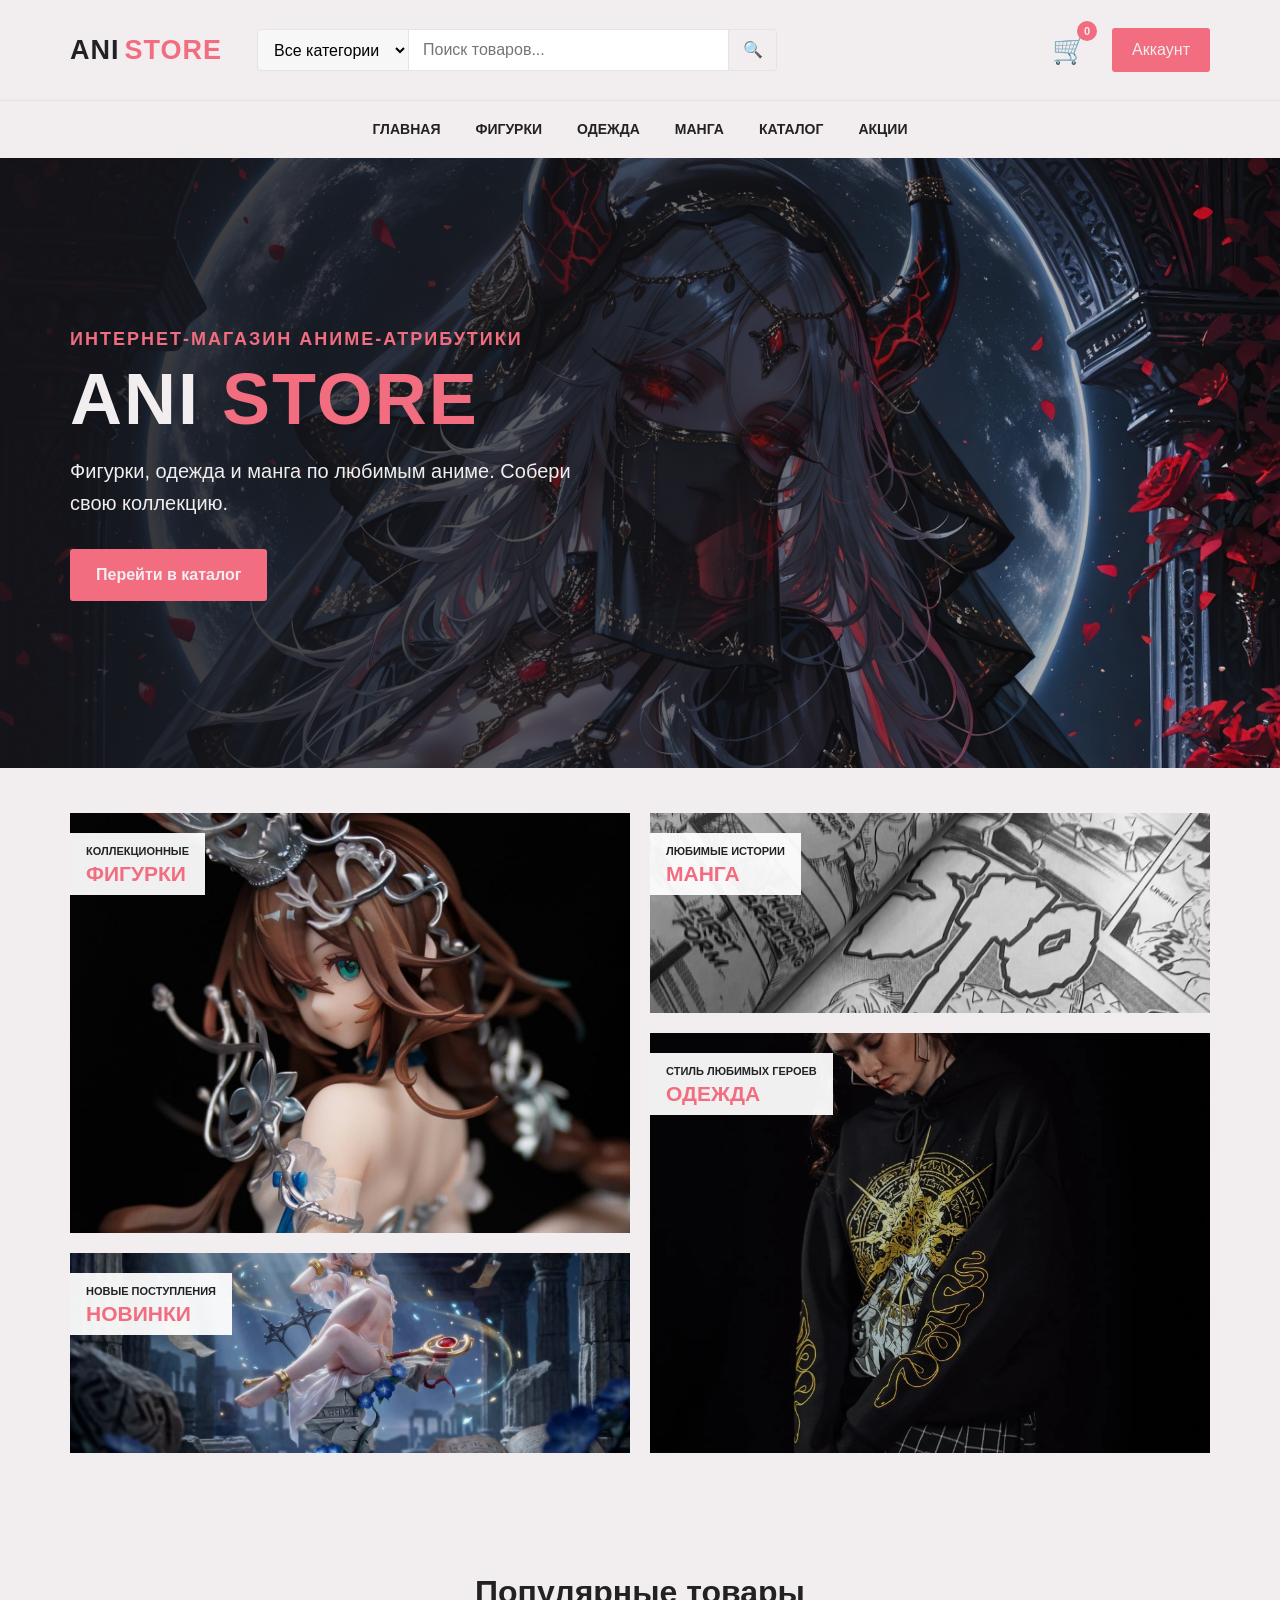
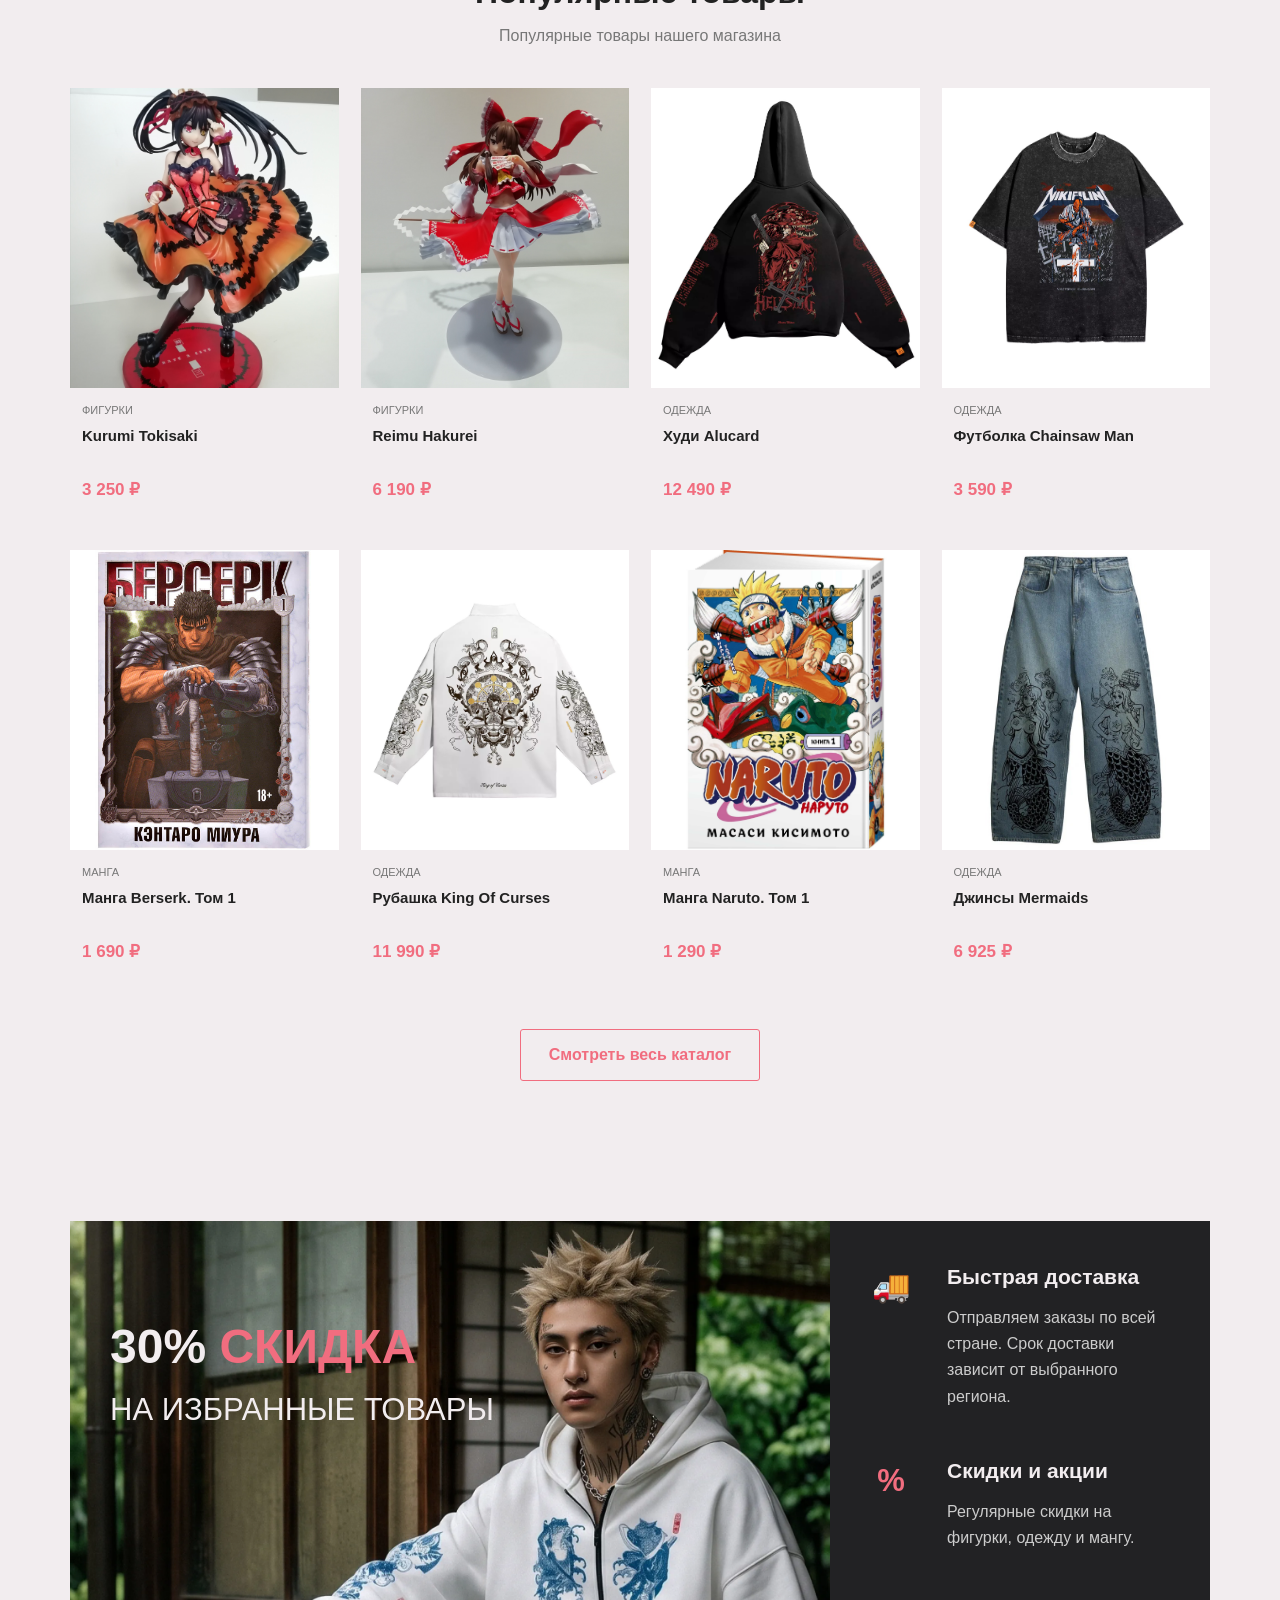
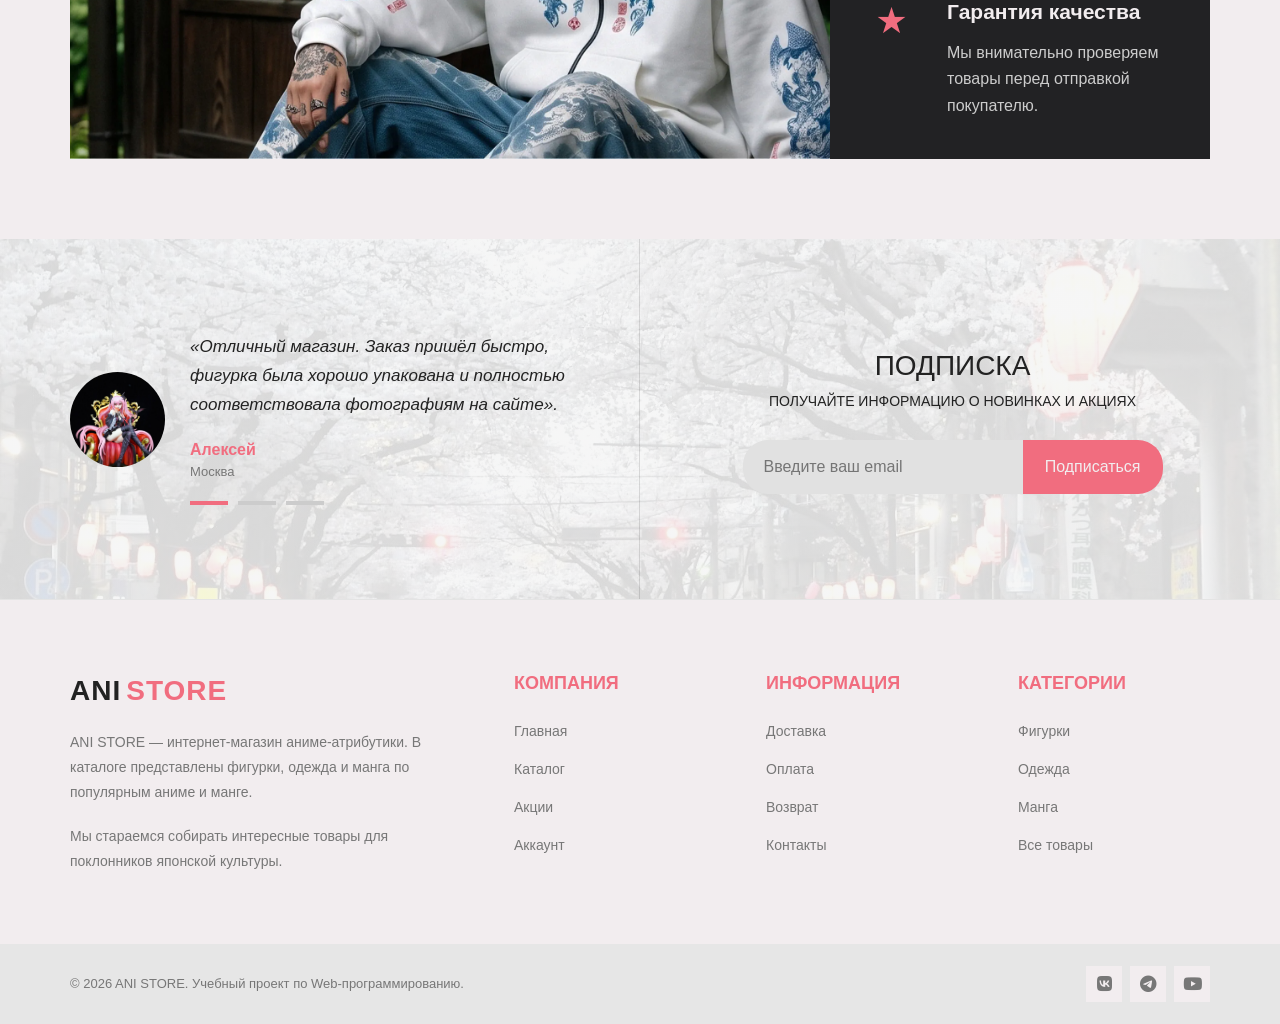
<file: index.html>
<!DOCTYPE html>
<html lang="ru">

<head>
  <meta charset="UTF-8">
  <meta name="viewport" content="width=device-width, initial-scale=1.0">

  <meta name="description"
        content="ANI STORE — интернет-магазин аниме-атрибутики. Фигурки, одежда и манга по популярным аниме и манге.">

  <meta name="robots"
        content="index, follow">

  <meta name="author"
        content="ANI STORE">

  <title>ANI STORE — Магазин аниме-атрибутики</title>


  <meta name="description"
        content="ANI STORE — интернет-магазин аниме-атрибутики: фигурки, одежда и манга.">

  <title>ANI STORE — Главная</title>

  <link rel="stylesheet" href="css/styles.css">

  <link rel="stylesheet"
        href="https://cdnjs.cloudflare.com/ajax/libs/font-awesome/6.7.2/css/all.min.css">

</head>

<body>

<header class="site-header">

  <div class="header-top">
    <div class="container header-top__inner">

      <a class="logo" href="index.html">
        <span class="logo__main">ANI</span>
        <span class="logo__accent">STORE</span>
      </a>


      <form class="search" action="#" method="get">

        <label class="visually-hidden" for="search">
          Поиск товаров
        </label>

        <select class="search__category"
                name="category"
                aria-label="Категория поиска">

          <option value="all">Все категории</option>
          <option value="figures">Фигурки</option>
          <option value="clothes">Одежда</option>
          <option value="manga">Манга</option>

        </select>

        <input class="search__input"
               type="search"
               id="search"
               name="search"
               placeholder="Поиск товаров..."
               minlength="2">

        <button class="search__button"
                type="submit"
                aria-label="Найти">
          &#128269;
        </button>

      </form>


      <div class="header-actions">

        <a class="cart-link"
           href="cart.html"
           aria-label="Корзина">

                    <span class="cart-link__icon">
                        &#128722;
                    </span>

          <span class="cart-link__count">0</span>

        </a>

        <a class="account-button"
           href="checkout.html">
          Аккаунт
        </a>

      </div>

    </div>
  </div>


  <nav class="main-nav" aria-label="Основное меню">
    <div class="container">

      <ul class="main-nav__list">

        <li>
          <a href="index.html">Главная</a>
        </li>

        <li>
          <a href="catalog.html#figures">Фигурки</a>
        </li>

        <li>
          <a href="catalog.html#clothes">Одежда</a>
        </li>

        <li>
          <a href="catalog.html#manga">Манга</a>
        </li>

        <li>
          <a href="catalog.html">Каталог</a>
        </li>

        <li>
          <a href="#sale">Акции</a>
        </li>

      </ul>

    </div>
  </nav>

</header>


<main>
  <!-- Главный баннер -->
  <section class="hero">

    <div class="container hero__inner">

      <div class="hero__content">

        <p class="hero__subtitle">
          Интернет-магазин аниме-атрибутики
        </p>

        <h1 class="hero__title">
          ANI <span>STORE</span>
        </h1>

        <p class="hero__description">
          Фигурки, одежда и манга по любимым аниме.
          Собери свою коллекцию.
        </p>

        <a class="hero__button"
           href="catalog.html">
          Перейти в каталог
        </a>

      </div>

    </div>

  </section>


  <!-- Категории -->
  <section class="promo-categories">

    <div class="container promo-grid">

      <!-- Левая колонка -->
      <div class="promo-column promo-column--left">

        <a class="promo-card promo-card--large"
           href="catalog.html?category=figures">

          <img src="img/promo/promo-figures.jpg"
               alt="Аниме-фигурки">

          <div class="promo-card__label">
            <span>Коллекционные</span>
            <strong>Фигурки</strong>
          </div>

        </a>


        <a class="promo-card promo-card--small"
           href="catalog.html">

          <img src="img/promo/promo-new.jpg"
               alt="Новинки магазина">

          <div class="promo-card__label">
            <span>Новые поступления</span>
            <strong>Новинки</strong>
          </div>

        </a>

      </div>


      <!-- Правая колонка -->
      <div class="promo-column promo-column--right">

        <a class="promo-card promo-card--small"
           href="catalog.html?category=manga">

          <img src="img/promo/promo-manga.jpg"
               alt="Манга">

          <div class="promo-card__label">
            <span>Любимые истории</span>
            <strong>Манга</strong>
          </div>

        </a>


        <a class="promo-card promo-card--large"
           href="catalog.html?category=clothes">

          <img src="img/promo/promo-clothes.webp"
               alt="Аниме-одежда">

          <div class="promo-card__label">
            <span>Стиль любимых героев</span>
            <strong>Одежда</strong>
          </div>

        </a>

      </div>

    </div>

  </section>

</main>
<section class="featured-products">

  <div class="container">

    <h2 class="section-title">
      Популярные товары
    </h2>

    <p class="section-subtitle">
      Популярные товары нашего магазина
    </p>

    <div class="products-grid"
         id="featured-products">

      <!-- Карточки создаёт JavaScript -->

    </div>


    <div class="featured-products__footer">

      <a class="catalog-button"
         href="catalog.html">
        Смотреть весь каталог
      </a>

    </div>

  </div>

</section>

<!-- Акция и преимущества магазина -->
<section class="offer-section" id="sale">

  <div class="container">

    <div class="offer">

      <!-- Левая часть -->
      <div class="offer__banner">

        <img src="img/promo/promo-sale.webp"
             alt="Специальное предложение ANI STORE">

        <div class="offer__text">
          <p>
            <strong>30%</strong>
            <span>скидка</span>
          </p>

          <h2>На избранные товары</h2>
        </div>

      </div>


      <!-- Правая часть -->
      <div class="offer__benefits">

        <article class="benefit">

          <div class="benefit__icon">
            🚚
          </div>

          <div>
            <h3>Быстрая доставка</h3>

            <p>
              Отправляем заказы по всей стране.
              Срок доставки зависит от выбранного региона.
            </p>
          </div>

        </article>


        <article class="benefit">

          <div class="benefit__icon">
            %
          </div>

          <div>
            <h3>Скидки и акции</h3>

            <p>
              Регулярные скидки на фигурки,
              одежду и мангу.
            </p>
          </div>

        </article>


        <article class="benefit">

          <div class="benefit__icon">
            ★
          </div>

          <div>
            <h3>Гарантия качества</h3>

            <p>
              Мы внимательно проверяем товары
              перед отправкой покупателю.
            </p>
          </div>

        </article>

      </div>

    </div>

  </div>

</section>


<!-- Отзыв и подписка -->
<section class="subscribe-section">

  <div class="subscribe-section__background"></div>

  <div class="container subscribe-section__inner">

    <!-- Отзыв -->
    <div class="testimonial">

      <img class="testimonial__photo"
           src="img/common/customer.jpg"
           alt="Покупатель ANI STORE">

      <div class="testimonial__content">

        <blockquote>
          «Отличный магазин. Заказ пришёл быстро,
          фигурка была хорошо упакована и полностью
          соответствовала фотографиям на сайте».
        </blockquote>

        <p class="testimonial__author">
          <strong>Алексей</strong>
          <span>Москва</span>
        </p>

        <div class="testimonial__dots"
             aria-label="Переключение отзывов">

          <button type="button"
                  class="testimonial__dot is-active"
                  aria-label="Отзыв 1"></button>

          <button type="button"
                  class="testimonial__dot"
                  aria-label="Отзыв 2"></button>

          <button type="button"
                  class="testimonial__dot"
                  aria-label="Отзыв 3"></button>

        </div>

      </div>

    </div>


    <!-- Подписка -->
    <div class="newsletter">

      <h2>Подписка</h2>

      <p>
        Получайте информацию о новинках и акциях
      </p>

      <form class="newsletter__form"
            action="#"
            method="post">

        <label class="visually-hidden"
               for="newsletter-email">
          Email
        </label>

        <input type="email"
               id="newsletter-email"
               name="email"
               placeholder="Введите ваш email"
               required>

        <button type="submit">
          Подписаться
        </button>

      </form>

    </div>

  </div>

</section>


<footer class="site-footer">

  <div class="footer-main">

    <div class="container footer-grid">

      <!-- О магазине -->
      <div class="footer-about">

        <a class="logo footer-logo"
           href="index.html">

          <span class="logo__main">ANI</span>
          <span class="logo__accent">STORE</span>

        </a>

        <p>
          ANI STORE — интернет-магазин аниме-атрибутики.
          В каталоге представлены фигурки, одежда и манга
          по популярным аниме и манге.
        </p>

        <p>
          Мы стараемся собирать интересные товары
          для поклонников японской культуры.
        </p>

      </div>


      <!-- Компания -->
      <nav class="footer-column"
           aria-label="Компания">

        <h2>Компания</h2>

        <ul>
          <li>
            <a href="index.html">Главная</a>
          </li>

          <li>
            <a href="catalog.html">Каталог</a>
          </li>

          <li>
            <a href="#sale">Акции</a>
          </li>

          <li>
            <a href="checkout.html">Аккаунт</a>
          </li>
        </ul>

      </nav>


      <!-- Информация -->
      <nav class="footer-column"
           aria-label="Информация">

        <h2>Информация</h2>

        <ul>
          <li>
            <a href="#">Доставка</a>
          </li>

          <li>
            <a href="#">Оплата</a>
          </li>

          <li>
            <a href="#">Возврат</a>
          </li>

          <li>
            <a href="#">Контакты</a>
          </li>
        </ul>

      </nav>


      <!-- Категории -->
      <nav class="footer-column"
           aria-label="Категории">

        <h2>Категории</h2>

        <ul>
          <li>
            <a href="catalog.html?category=figures">
              Фигурки
            </a>
          </li>

          <li>
            <a href="catalog.html?category=clothes">
              Одежда
            </a>
          </li>

          <li>
            <a href="catalog.html?category=manga">
              Манга
            </a>
          </li>

          <li>
            <a href="catalog.html">
              Все товары
            </a>
          </li>
        </ul>

      </nav>

    </div>

  </div>


  <!-- Нижняя часть -->

  <div class="footer-bottom">

    <div class="container footer-bottom__inner">

      <p>
        © 2026 ANI STORE. Учебный проект по Web-программированию.
      </p>

      <div class="footer-socials">

        <a href="#"
           aria-label="VK">
          <i class="fa-brands fa-vk"></i>
        </a>

        <a href="#"
           aria-label="Telegram">
          <i class="fa-brands fa-telegram"></i>
        </a>

        <a href="#"
           aria-label="YouTube">
          <i class="fa-brands fa-youtube"></i>
        </a>

      </div>

    </div>

  </div>

</footer>


<script src="js/products.js"></script>
<script src="js/main.js"></script>

</body>

</html>
</file>
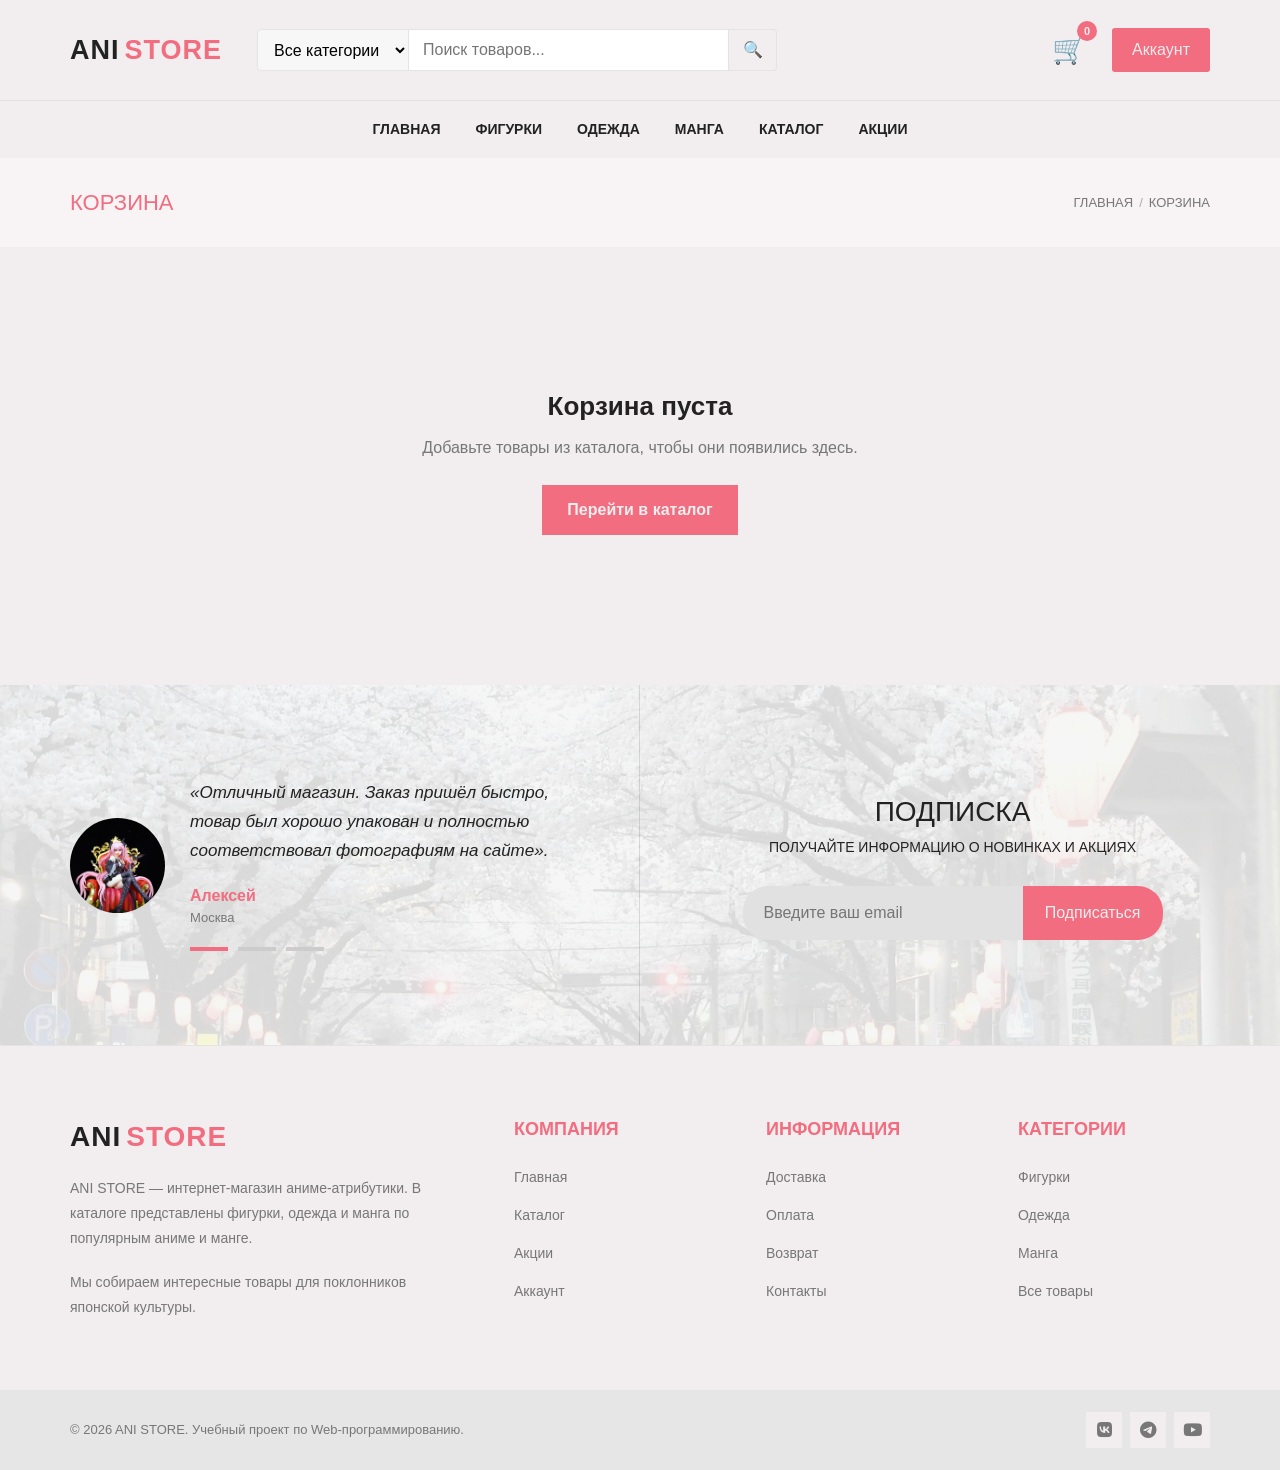
<file: cart.html>
<!DOCTYPE html>
<html lang="ru">

<head>
    <meta charset="UTF-8">

    <meta name="viewport"
          content="width=device-width, initial-scale=1.0">

    <meta name="description"
          content="Корзина интернет-магазина аниме-атрибутики ANI STORE.">

    <meta name="robots"
          content="index, follow">

    <meta name="author"
          content="ANI STORE">

    <title>Корзина — ANI STORE</title>


    <meta name="description"
          content="Корзина интернет-магазина ANI STORE.">

    <title>ANI STORE — Корзина</title>

    <link rel="stylesheet"
          href="css/styles.css">

    <link rel="stylesheet"
          href="https://cdnjs.cloudflare.com/ajax/libs/font-awesome/6.7.2/css/all.min.css">

</head>


<body>


<!-- ===================================================== -->
<!-- ШАПКА -->
<!-- Общая для всех страниц -->
<!-- ===================================================== -->

<header class="site-header">

    <div class="header-top">

        <div class="container header-top__inner">


            <!-- Логотип -->

            <a class="logo"
               href="index.html">

                <span class="logo__main">ANI</span>
                <span class="logo__accent">STORE</span>

            </a>


            <!-- Поиск -->

            <form class="search"
                  action="catalog.html"
                  method="get">

                <label class="visually-hidden"
                       for="header-search">
                    Поиск товаров
                </label>


                <select class="search__category"
                        name="category"
                        aria-label="Категория поиска">

                    <option value="all">
                        Все категории
                    </option>

                    <option value="figures">
                        Фигурки
                    </option>

                    <option value="clothes">
                        Одежда
                    </option>

                    <option value="manga">
                        Манга
                    </option>

                </select>


                <input class="search__input"
                       type="search"
                       id="header-search"
                       name="search"
                       placeholder="Поиск товаров..."
                       minlength="2">


                <button class="search__button"
                        type="submit"
                        aria-label="Найти">
                    &#128269;
                </button>

            </form>


            <!-- Корзина и аккаунт -->

            <div class="header-actions">

                <a class="cart-link"
                   href="cart.html"
                   aria-label="Корзина">

                    <span class="cart-link__icon">
                        &#128722;
                    </span>

                    <span class="cart-link__count">
                        0
                    </span>

                </a>


                <a class="account-button"
                   href="checkout.html">
                    Аккаунт
                </a>

            </div>

        </div>

    </div>


    <!-- ================================================= -->
    <!-- ГЛАВНОЕ МЕНЮ -->
    <!-- ================================================= -->

    <nav class="main-nav"
         aria-label="Основное меню">

        <div class="container">

            <ul class="main-nav__list">

                <li>
                    <a href="index.html">
                        Главная
                    </a>
                </li>

                <li>
                    <a href="catalog.html?category=figures">
                        Фигурки
                    </a>
                </li>

                <li>
                    <a href="catalog.html?category=clothes">
                        Одежда
                    </a>
                </li>

                <li>
                    <a href="catalog.html?category=manga">
                        Манга
                    </a>
                </li>

                <li>
                    <a href="catalog.html">
                        Каталог
                    </a>
                </li>

                <li>
                    <a href="index.html#sale">
                        Акции
                    </a>
                </li>

            </ul>

        </div>

    </nav>

</header>



<!-- ===================================================== -->
<!-- ОСНОВНАЯ ЧАСТЬ -->
<!-- ===================================================== -->

<main>


    <!-- ================================================= -->
    <!-- ВЕРХ СТРАНИЦЫ -->
    <!-- ================================================= -->

    <section class="cart-page-header">

        <div class="container cart-page-header__inner">

            <h1>
                Корзина
            </h1>


            <p class="breadcrumbs">

                <a href="index.html">
                    Главная
                </a>

                <span>/</span>

                Корзина

            </p>

        </div>

    </section>



    <!-- ================================================= -->
    <!-- КОРЗИНА -->
    <!-- ================================================= -->

    <section class="cart-page">

        <div class="container">


            <!-- ========================================= -->
            <!-- ТАБЛИЦА ТОВАРОВ -->
            <!-- ========================================= -->

            <div class="cart-table-wrapper">

                <table class="cart-table">

                    <thead>

                    <tr>

                        <th class="cart-table__product">
                            Товар
                        </th>

                        <th>
                            Цена
                        </th>

                        <th>
                            Количество
                        </th>

                        <th>
                            Доставка
                        </th>

                        <th>
                            Сумма
                        </th>

                        <th>
                            Удалить
                        </th>

                    </tr>

                    </thead>


                    <tbody id="cart-items">

                    <!--
                    Товары из корзины
                    создаёт JavaScript
                    -->

                    </tbody>

                </table>

            </div>



            <!-- Если корзина пустая -->

            <div class="cart-empty"
                 id="cart-empty"
                 hidden>

                <h2>
                    Корзина пуста
                </h2>

                <p>
                    Добавьте товары из каталога,
                    чтобы они появились здесь.
                </p>

                <a href="catalog.html"
                   class="cart-empty__button">

                    Перейти в каталог

                </a>

            </div>



            <!-- ========================================= -->
            <!-- КНОПКИ ПОД ТАБЛИЦЕЙ -->
            <!-- ========================================= -->

            <div class="cart-actions">

                <button class="cart-action-button"
                        id="cart-clear"
                        type="button">

                    Очистить корзину

                </button>


                <a class="cart-action-button"
                   href="catalog.html">

                    Продолжить покупки

                </a>

            </div>



            <!-- ========================================= -->
            <!-- НИЖНЯЯ ЧАСТЬ КОРЗИНЫ -->
            <!-- ========================================= -->

            <div class="cart-summary-grid">


                <!-- ===================================== -->
                <!-- ДОСТАВКА -->
                <!-- ===================================== -->

                <section class="cart-summary-block">

                    <h2>
                        Доставка
                    </h2>


                    <form class="shipping-form"
                          action="#">

                        <label class="visually-hidden"
                               for="shipping-city">
                            Город
                        </label>

                        <input id="shipping-city"
                               type="text"
                               placeholder="Город"
                               required>


                        <label class="visually-hidden"
                               for="shipping-region">
                            Регион
                        </label>

                        <input id="shipping-region"
                               type="text"
                               placeholder="Регион">


                        <label class="visually-hidden"
                               for="shipping-postcode">
                            Почтовый индекс
                        </label>

                        <input id="shipping-postcode"
                               type="text"
                               placeholder="Почтовый индекс"
                               pattern="[0-9]{5,6}">


                        <button type="submit">
                            Рассчитать доставку
                        </button>

                    </form>

                </section>



                <!-- ===================================== -->
                <!-- ПРОМОКОД -->
                <!-- ===================================== -->

                <section class="cart-summary-block">

                    <h2>
                        Промокод
                    </h2>

                    <p>
                        Введите промокод, если он у вас есть.
                    </p>


                    <form class="coupon-form"
                          id="coupon-form">

                        <label class="visually-hidden"
                               for="coupon-code">
                            Промокод
                        </label>


                        <input id="coupon-code"
                               type="text"
                               placeholder="Промокод">


                        <button type="submit">
                            Применить
                        </button>

                    </form>


                    <p class="coupon-message"
                       id="coupon-message">
                    </p>

                </section>



                <!-- ===================================== -->
                <!-- ИТОГО -->
                <!-- ===================================== -->

                <section class="cart-total">

                    <div class="cart-total__row">

                        <span>
                            Стоимость товаров
                        </span>

                        <span id="cart-subtotal">
                            0 ₽
                        </span>

                    </div>


                    <div class="cart-total__row">

                        <span>
                            Скидка
                        </span>

                        <span id="cart-discount">
                            0 ₽
                        </span>

                    </div>


                    <div class="cart-total__row cart-total__row--grand">

                        <strong>
                            Итого
                        </strong>

                        <strong id="cart-total">
                            0 ₽
                        </strong>

                    </div>


                    <a class="cart-checkout-button"
                       id="cart-checkout"
                       href="checkout.html">

                        Перейти к оформлению

                    </a>

                </section>

            </div>

        </div>

    </section>

</main>



<!-- ===================================================== -->
<!-- ОТЗЫВ + ПОДПИСКА -->
<!-- Общий блок -->
<!-- ===================================================== -->

<section class="subscribe-section">

    <div class="subscribe-section__background"></div>


    <div class="container subscribe-section__inner">


        <!-- Отзыв -->

        <div class="testimonial">

            <img class="testimonial__photo"
                 src="img/common/customer.jpg"
                 alt="Покупатель ANI STORE">


            <div class="testimonial__content">

                <blockquote>
                    «Отличный магазин. Заказ пришёл быстро,
                    товар был хорошо упакован и полностью
                    соответствовал фотографиям на сайте».
                </blockquote>


                <p class="testimonial__author">

                    <strong>
                        Алексей
                    </strong>

                    <span>
                        Москва
                    </span>

                </p>


                <div class="testimonial__dots"
                     aria-label="Переключение отзывов">

                    <button type="button"
                            class="testimonial__dot is-active"
                            aria-label="Отзыв 1">
                    </button>

                    <button type="button"
                            class="testimonial__dot"
                            aria-label="Отзыв 2">
                    </button>

                    <button type="button"
                            class="testimonial__dot"
                            aria-label="Отзыв 3">
                    </button>

                </div>

            </div>

        </div>



        <!-- Подписка -->

        <div class="newsletter">

            <h2>
                Подписка
            </h2>

            <p>
                Получайте информацию о новинках и акциях
            </p>


            <form class="newsletter__form"
                  action="#"
                  method="post">

                <label class="visually-hidden"
                       for="cart-newsletter-email">
                    Email
                </label>


                <input type="email"
                       id="cart-newsletter-email"
                       name="email"
                       placeholder="Введите ваш email"
                       required>


                <button type="submit">
                    Подписаться
                </button>

            </form>

        </div>

    </div>

</section>



<!-- ===================================================== -->
<!-- FOOTER -->
<!-- Общий для всех страниц -->
<!-- ===================================================== -->

<footer class="site-footer">


    <div class="footer-main">

        <div class="container footer-grid">


            <!-- О магазине -->

            <div class="footer-about">

                <a class="logo footer-logo"
                   href="index.html">

                    <span class="logo__main">
                        ANI
                    </span>

                    <span class="logo__accent">
                        STORE
                    </span>

                </a>


                <p>
                    ANI STORE — интернет-магазин аниме-атрибутики.
                    В каталоге представлены фигурки, одежда и манга
                    по популярным аниме и манге.
                </p>


                <p>
                    Мы собираем интересные товары
                    для поклонников японской культуры.
                </p>

            </div>



            <!-- Компания -->

            <nav class="footer-column"
                 aria-label="Компания">

                <h2>
                    Компания
                </h2>

                <ul>

                    <li>
                        <a href="index.html">
                            Главная
                        </a>
                    </li>

                    <li>
                        <a href="catalog.html">
                            Каталог
                        </a>
                    </li>

                    <li>
                        <a href="index.html#sale">
                            Акции
                        </a>
                    </li>

                    <li>
                        <a href="checkout.html">
                            Аккаунт
                        </a>
                    </li>

                </ul>

            </nav>



            <!-- Информация -->

            <nav class="footer-column"
                 aria-label="Информация">

                <h2>
                    Информация
                </h2>

                <ul>

                    <li>
                        <a href="#">
                            Доставка
                        </a>
                    </li>

                    <li>
                        <a href="#">
                            Оплата
                        </a>
                    </li>

                    <li>
                        <a href="#">
                            Возврат
                        </a>
                    </li>

                    <li>
                        <a href="#">
                            Контакты
                        </a>
                    </li>

                </ul>

            </nav>



            <!-- Категории -->

            <nav class="footer-column"
                 aria-label="Категории">

                <h2>
                    Категории
                </h2>

                <ul>

                    <li>
                        <a href="catalog.html?category=figures">
                            Фигурки
                        </a>
                    </li>

                    <li>
                        <a href="catalog.html?category=clothes">
                            Одежда
                        </a>
                    </li>

                    <li>
                        <a href="catalog.html?category=manga">
                            Манга
                        </a>
                    </li>

                    <li>
                        <a href="catalog.html">
                            Все товары
                        </a>
                    </li>

                </ul>

            </nav>

        </div>

    </div>



    <!-- Нижняя часть Footer -->

    <div class="footer-bottom">

        <div class="container footer-bottom__inner">

            <p>
                © 2026 ANI STORE.
                Учебный проект по Web-программированию.
            </p>


            <div class="footer-socials">

                <a href="#"
                   aria-label="VK">
                    <i class="fa-brands fa-vk"></i>
                </a>

                <a href="#"
                   aria-label="Telegram">
                    <i class="fa-brands fa-telegram"></i>
                </a>

                <a href="#"
                   aria-label="YouTube">
                    <i class="fa-brands fa-youtube"></i>
                </a>

            </div>

        </div>

    </div>

</footer>



<!-- ===================================================== -->
<!-- JAVASCRIPT -->
<!-- ===================================================== -->

<script src="js/products.js"></script>
<script src="js/main.js"></script>
<script src="js/cart.js"></script>


</body>

</html>
</file>
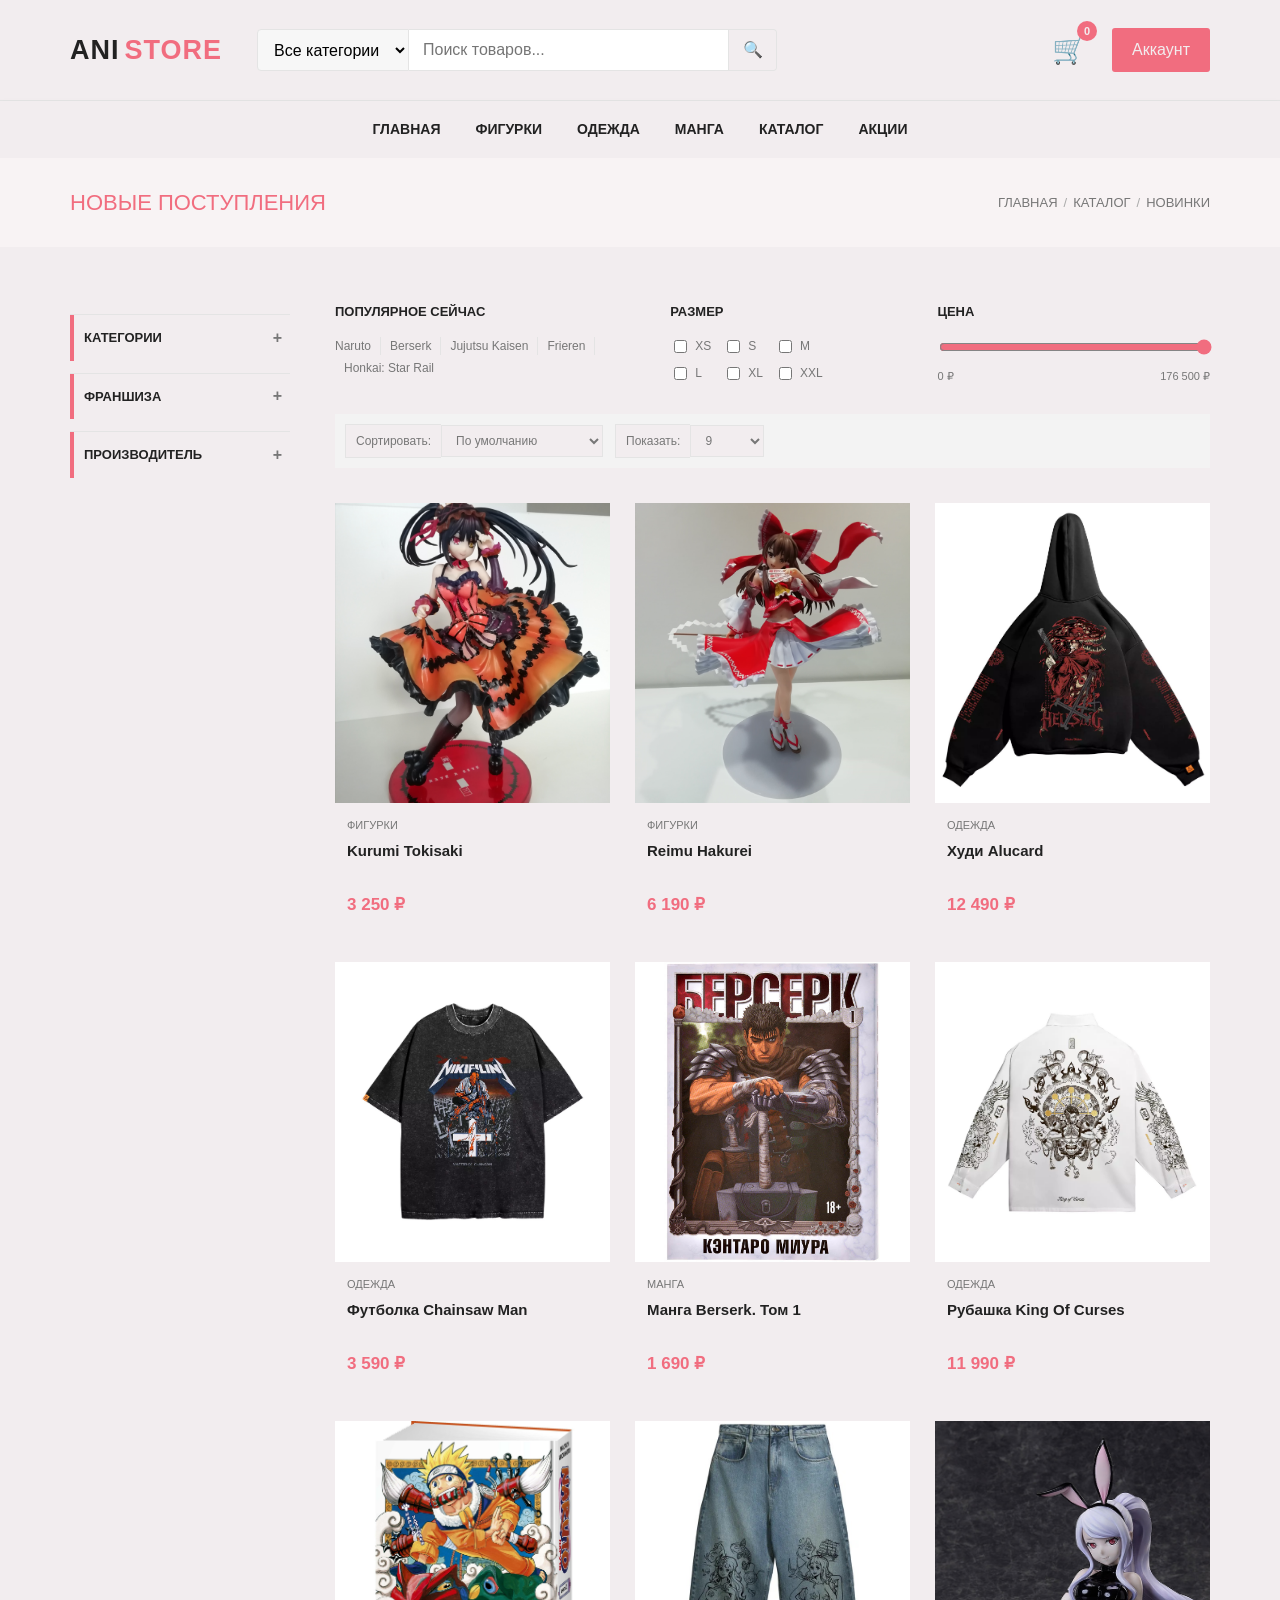
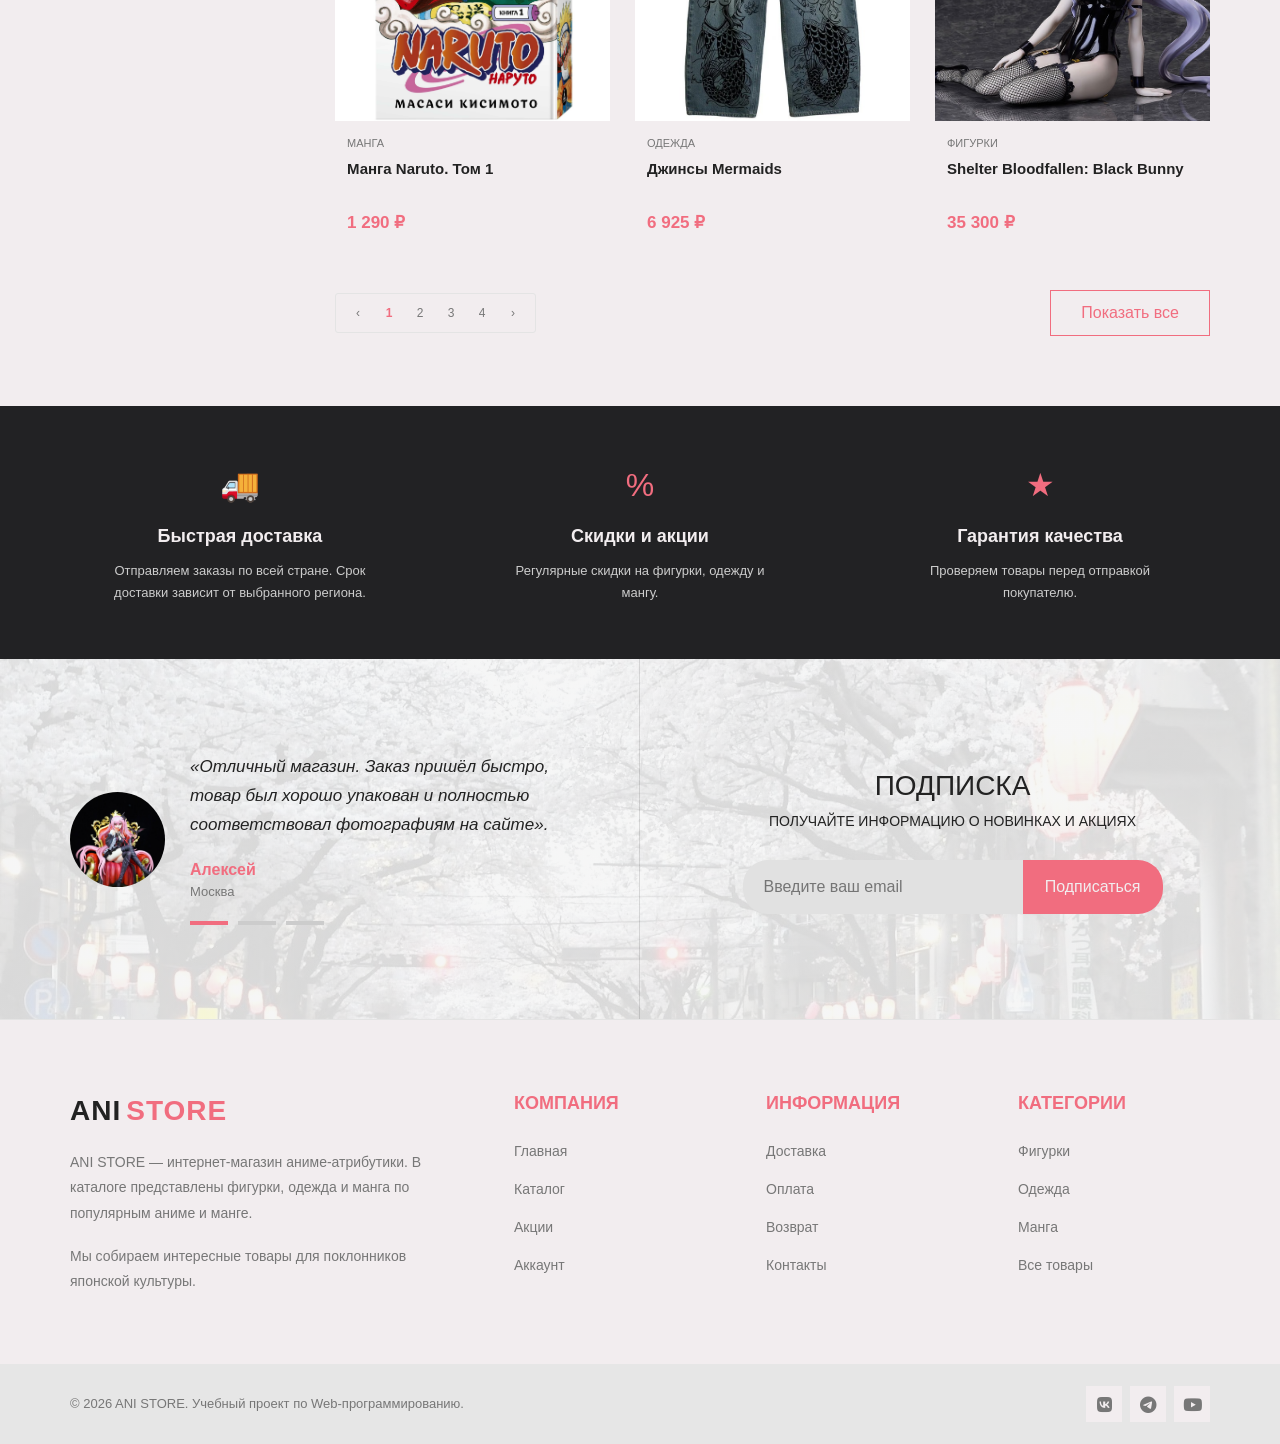
<file: catalog.html>
<!DOCTYPE html>
<html lang="ru">

<head>
    <meta charset="UTF-8">

    <meta name="viewport"
          content="width=device-width, initial-scale=1.0">

    <meta name="description"
          content="Каталог ANI STORE: коллекционные фигурки, одежда и манга по популярным аниме.">

    <meta name="robots"
          content="index, follow">

    <meta name="author"
          content="ANI STORE">

    <title>Каталог — ANI STORE</title>


    <meta name="description"
          content="Каталог ANI STORE: аниме-фигурки, одежда и манга.">

    <title>ANI STORE — Каталог</title>

    <link rel="stylesheet"
          href="css/styles.css">

    <link rel="stylesheet"
          href="https://cdnjs.cloudflare.com/ajax/libs/font-awesome/6.7.2/css/all.min.css">

</head>


<body>


<!-- ===================================================== -->
<!-- ШАПКА -->
<!-- ===================================================== -->

<header class="site-header">


    <!-- Верхняя часть шапки -->

    <div class="header-top">

        <div class="container header-top__inner">


            <!-- Логотип -->

            <a class="logo"
               href="index.html">

                <span class="logo__main">
                    ANI
                </span>

                <span class="logo__accent">
                    STORE
                </span>

            </a>


            <!-- Поиск -->

            <form class="search"
                  action="catalog.html"
                  method="get">

                <label class="visually-hidden"
                       for="header-search">
                    Поиск товаров
                </label>


                <select class="search__category"
                        name="category"
                        aria-label="Категория поиска">

                    <option value="all">
                        Все категории
                    </option>

                    <option value="figures">
                        Фигурки
                    </option>

                    <option value="clothes">
                        Одежда
                    </option>

                    <option value="manga">
                        Манга
                    </option>

                </select>


                <input class="search__input"
                       type="search"
                       id="header-search"
                       name="search"
                       placeholder="Поиск товаров..."
                       minlength="2">


                <button class="search__button"
                        type="submit"
                        aria-label="Найти">

                    &#128269;

                </button>

            </form>


            <!-- Корзина и аккаунт -->

            <div class="header-actions">

                <a class="cart-link"
                   href="cart.html"
                   aria-label="Корзина">

                    <span class="cart-link__icon">
                        &#128722;
                    </span>

                    <span class="cart-link__count">
                        0
                    </span>

                </a>


                <a class="account-button"
                   href="checkout.html">

                    Аккаунт

                </a>

            </div>

        </div>

    </div>


    <!-- ================================================= -->
    <!-- ГЛАВНОЕ МЕНЮ -->
    <!-- ================================================= -->

    <nav class="main-nav"
         aria-label="Основное меню">

        <div class="container">

            <ul class="main-nav__list">

                <li>
                    <a href="index.html">
                        Главная
                    </a>
                </li>

                <li>
                    <a href="catalog.html?category=figures">
                        Фигурки
                    </a>
                </li>

                <li>
                    <a href="catalog.html?category=clothes">
                        Одежда
                    </a>
                </li>

                <li>
                    <a href="catalog.html?category=manga">
                        Манга
                    </a>
                </li>

                <li>
                    <a href="catalog.html">
                        Каталог
                    </a>
                </li>

                <li>
                    <a href="index.html#sale">
                        Акции
                    </a>
                </li>

            </ul>

        </div>

    </nav>

</header>



<!-- ===================================================== -->
<!-- ОСНОВНАЯ ЧАСТЬ -->
<!-- ===================================================== -->

<main>


    <!-- ================================================= -->
    <!-- ВЕРХ КАТАЛОГА -->
    <!-- ================================================= -->

    <section class="catalog-header">

        <div class="container catalog-header__inner">

            <h1>
                Новые поступления
            </h1>


            <p class="breadcrumbs">

                <a href="index.html">
                    Главная
                </a>

                <span>/</span>

                <a href="catalog.html">
                    Каталог
                </a>

                <span>/</span>

                Новинки

            </p>

        </div>

    </section>



    <!-- ================================================= -->
    <!-- КАТАЛОГ -->
    <!-- ================================================= -->

    <section class="catalog">

        <div class="container catalog__layout">


            <!-- ========================================= -->
            <!-- ЛЕВАЯ КОЛОНКА -->
            <!-- ========================================= -->

            <aside class="catalog-sidebar">


                <!-- Категории -->

                <details class="sidebar-dropdown">

                    <summary>
                        Категории
                    </summary>


                    <div class="sidebar-dropdown__content catalog-filters">

                        <button class="catalog-filter is-active"
                                type="button"
                                data-category-filter="all">

                            Все товары

                        </button>


                        <button class="catalog-filter"
                                type="button"
                                data-category-filter="figures">

                            Фигурки

                        </button>


                        <button class="catalog-filter"
                                type="button"
                                data-category-filter="clothes">

                            Одежда

                        </button>


                        <button class="catalog-filter"
                                type="button"
                                data-category-filter="manga">

                            Манга

                        </button>

                    </div>

                </details>



                <!-- Франшиза -->

                <details class="sidebar-dropdown">

                    <summary>
                        Франшиза
                    </summary>


                    <div class="sidebar-dropdown__content">

                        <label>
                            <input type="checkbox">

                            Naruto
                        </label>


                        <label>
                            <input type="checkbox">

                            Berserk
                        </label>


                        <label>
                            <input type="checkbox">

                            Jujutsu Kaisen
                        </label>


                        <label>
                            <input type="checkbox">

                            Frieren
                        </label>


                        <label>
                            <input type="checkbox">

                            Honkai: Star Rail
                        </label>

                    </div>

                </details>



                <!-- Производитель -->

                <details class="sidebar-dropdown">

                    <summary>
                        Производитель
                    </summary>


                    <div class="sidebar-dropdown__content">

                        <label>
                            <input type="checkbox">

                            Good Smile Company
                        </label>


                        <label>
                            <input type="checkbox">

                            Bandai
                        </label>


                        <label>
                            <input type="checkbox">

                            Kotobukiya
                        </label>

                    </div>

                </details>

            </aside>



            <!-- ========================================= -->
            <!-- ПРАВАЯ ЧАСТЬ -->
            <!-- ========================================= -->

            <div class="catalog-main">


                <!-- ===================================== -->
                <!-- ВЕРХНИЕ ФИЛЬТРЫ -->
                <!-- ===================================== -->

                <div class="catalog-top-filters">


                    <!-- Популярное сейчас -->

                    <div class="catalog-filter-group">

                        <h3>
                            Популярное сейчас
                        </h3>


                        <div class="trending-list">

                            <button type="button">
                                Naruto
                            </button>

                            <button type="button">
                                Berserk
                            </button>

                            <button type="button">
                                Jujutsu Kaisen
                            </button>

                            <button type="button">
                                Frieren
                            </button>

                            <button type="button">
                                Honkai: Star Rail
                            </button>

                        </div>

                    </div>



                    <!-- Размер -->

                    <div class="catalog-filter-group">

                        <h3>
                            Размер
                        </h3>


                        <div class="size-options">

                            <label>
                                <input type="checkbox">
                                XS
                            </label>

                            <label>
                                <input type="checkbox">
                                S
                            </label>

                            <label>
                                <input type="checkbox">
                                M
                            </label>

                            <label>
                                <input type="checkbox">
                                L
                            </label>

                            <label>
                                <input type="checkbox">
                                XL
                            </label>

                            <label>
                                <input type="checkbox">
                                XXL
                            </label>

                        </div>

                    </div>



                    <!-- Цена -->

                    <div class="catalog-filter-group catalog-filter-group--price">

                        <h3>
                            Цена
                        </h3>


                        <input class="price-range"
                               id="catalog-price-range"
                               type="range"
                               min="0"
                               max="200000"
                               value="200000"
                               step="500">

                        <div class="price-range__values">

                            <span id="catalog-price-min">
                                0
                            </span>

                            <span id="catalog-price-current">
                                200 000 ₽
                            </span>

                        </div>

                    </div>

                </div>



                <!-- ===================================== -->
                <!-- СОРТИРОВКА -->
                <!-- ===================================== -->

                <div class="catalog-toolbar">


                    <label class="catalog-sort">

                        <span>
                            Сортировать:
                        </span>


                        <select id="catalog-sort">

                            <option value="default">
                                По умолчанию
                            </option>

                            <option value="price-asc">
                                Сначала дешевле
                            </option>

                            <option value="price-desc">
                                Сначала дороже
                            </option>

                            <option value="name-asc">
                                По названию А–Я
                            </option>

                        </select>

                    </label>



                    <label class="catalog-show">

                        <span>
                            Показать:
                        </span>


                        <select id="catalog-show">

                            <option value="9">
                                9
                            </option>

                            <option value="18">
                                18
                            </option>

                            <option value="27">
                                27
                            </option>

                        </select>

                    </label>

                </div>



                <!-- ===================================== -->
                <!-- ТОВАРЫ -->
                <!-- ===================================== -->

                <div class="catalog-products"
                     id="catalog-products">

                    <!--
                    Карточки товаров
                    автоматически создаёт JavaScript
                    -->

                </div>



                <!-- Если товары не найдены -->

                <p class="catalog-empty"
                   id="catalog-empty"
                   hidden>

                    По вашему запросу товары не найдены.

                </p>



                <!-- ===================================== -->
                <!-- ПАГИНАЦИЯ -->
                <!-- ===================================== -->

                <div class="catalog-bottom">


                    <nav class="pagination"
                         aria-label="Страницы каталога">


                        <button type="button"
                                class="pagination__arrow"
                                aria-label="Предыдущая страница">

                            ‹

                        </button>


                        <button type="button"
                                class="pagination__page is-active">

                            1

                        </button>


                        <button type="button"
                                class="pagination__page">

                            2

                        </button>


                        <button type="button"
                                class="pagination__page">

                            3

                        </button>


                        <button type="button"
                                class="pagination__page">

                            4

                        </button>


                        <span class="pagination__dots">
                            ...
                        </span>


                        <button type="button"
                                class="pagination__page">

                            10

                        </button>


                        <button type="button"
                                class="pagination__arrow"
                                aria-label="Следующая страница">

                            ›

                        </button>

                    </nav>



                    <!-- Показать все -->

                    <button class="catalog-view-all"
                            type="button">

                        Показать все

                    </button>

                </div>

            </div>

        </div>

    </section>



    <!-- ================================================= -->
    <!-- ПРЕИМУЩЕСТВА МАГАЗИНА -->
    <!-- ================================================= -->

    <section class="catalog-benefits">

        <div class="container catalog-benefits__grid">


            <!-- Доставка -->

            <article class="catalog-benefit">

                <div class="catalog-benefit__icon">
                    🚚
                </div>

                <h2>
                    Быстрая доставка
                </h2>

                <p>
                    Отправляем заказы по всей стране.
                    Срок доставки зависит от выбранного региона.
                </p>

            </article>



            <!-- Скидки -->

            <article class="catalog-benefit">

                <div class="catalog-benefit__icon">
                    %
                </div>

                <h2>
                    Скидки и акции
                </h2>

                <p>
                    Регулярные скидки на фигурки,
                    одежду и мангу.
                </p>

            </article>



            <!-- Качество -->

            <article class="catalog-benefit">

                <div class="catalog-benefit__icon">
                    ★
                </div>

                <h2>
                    Гарантия качества
                </h2>

                <p>
                    Проверяем товары перед отправкой
                    покупателю.
                </p>

            </article>

        </div>

    </section>

</main>



<!-- ===================================================== -->
<!-- ОТЗЫВ + ПОДПИСКА -->
<!-- ===================================================== -->

<section class="subscribe-section">

    <div class="subscribe-section__background"></div>


    <div class="container subscribe-section__inner">


        <!-- Отзыв -->

        <div class="testimonial">

            <img class="testimonial__photo"
                 src="img/common/customer.jpg"
                 alt="Покупатель ANI STORE">


            <div class="testimonial__content">

                <blockquote>

                    «Отличный магазин. Заказ пришёл быстро,
                    товар был хорошо упакован и полностью
                    соответствовал фотографиям на сайте».

                </blockquote>


                <p class="testimonial__author">

                    <strong>
                        Алексей
                    </strong>

                    <span>
                        Москва
                    </span>

                </p>


                <div class="testimonial__dots"
                     aria-label="Переключение отзывов">


                    <button type="button"
                            class="testimonial__dot is-active"
                            aria-label="Отзыв 1">
                    </button>


                    <button type="button"
                            class="testimonial__dot"
                            aria-label="Отзыв 2">
                    </button>


                    <button type="button"
                            class="testimonial__dot"
                            aria-label="Отзыв 3">
                    </button>

                </div>

            </div>

        </div>



        <!-- Подписка -->

        <div class="newsletter">

            <h2>
                Подписка
            </h2>

            <p>
                Получайте информацию о новинках и акциях
            </p>


            <form class="newsletter__form"
                  action="#"
                  method="post">


                <label class="visually-hidden"
                       for="catalog-newsletter-email">

                    Email

                </label>


                <input type="email"
                       id="catalog-newsletter-email"
                       name="email"
                       placeholder="Введите ваш email"
                       required>


                <button type="submit">
                    Подписаться
                </button>

            </form>

        </div>

    </div>

</section>



<!-- ===================================================== -->
<!-- FOOTER -->
<!-- ===================================================== -->

<footer class="site-footer">


    <!-- Основная часть Footer -->

    <div class="footer-main">

        <div class="container footer-grid">


            <!-- О магазине -->

            <div class="footer-about">

                <a class="logo footer-logo"
                   href="index.html">

                    <span class="logo__main">
                        ANI
                    </span>

                    <span class="logo__accent">
                        STORE
                    </span>

                </a>


                <p>
                    ANI STORE — интернет-магазин аниме-атрибутики.
                    В каталоге представлены фигурки, одежда и манга
                    по популярным аниме и манге.
                </p>


                <p>
                    Мы собираем интересные товары
                    для поклонников японской культуры.
                </p>

            </div>



            <!-- Компания -->

            <nav class="footer-column"
                 aria-label="Компания">

                <h2>
                    Компания
                </h2>

                <ul>

                    <li>
                        <a href="index.html">
                            Главная
                        </a>
                    </li>

                    <li>
                        <a href="catalog.html">
                            Каталог
                        </a>
                    </li>

                    <li>
                        <a href="index.html#sale">
                            Акции
                        </a>
                    </li>

                    <li>
                        <a href="checkout.html">
                            Аккаунт
                        </a>
                    </li>

                </ul>

            </nav>



            <!-- Информация -->

            <nav class="footer-column"
                 aria-label="Информация">

                <h2>
                    Информация
                </h2>

                <ul>

                    <li>
                        <a href="#">
                            Доставка
                        </a>
                    </li>

                    <li>
                        <a href="#">
                            Оплата
                        </a>
                    </li>

                    <li>
                        <a href="#">
                            Возврат
                        </a>
                    </li>

                    <li>
                        <a href="#">
                            Контакты
                        </a>
                    </li>

                </ul>

            </nav>



            <!-- Категории -->

            <nav class="footer-column"
                 aria-label="Категории">

                <h2>
                    Категории
                </h2>

                <ul>

                    <li>
                        <a href="catalog.html?category=figures">
                            Фигурки
                        </a>
                    </li>

                    <li>
                        <a href="catalog.html?category=clothes">
                            Одежда
                        </a>
                    </li>

                    <li>
                        <a href="catalog.html?category=manga">
                            Манга
                        </a>
                    </li>

                    <li>
                        <a href="catalog.html">
                            Все товары
                        </a>
                    </li>

                </ul>

            </nav>

        </div>

    </div>



    <!-- Нижняя часть Footer -->

    <div class="footer-bottom">

        <div class="container footer-bottom__inner">

            <p>
                © 2026 ANI STORE.
                Учебный проект по Web-программированию.
            </p>


            <div class="footer-socials">

                <a href="#"
                   aria-label="VK">
                    <i class="fa-brands fa-vk"></i>
                </a>

                <a href="#"
                   aria-label="Telegram">
                    <i class="fa-brands fa-telegram"></i>
                </a>

                <a href="#"
                   aria-label="YouTube">
                    <i class="fa-brands fa-youtube"></i>
                </a>

            </div>

        </div>

    </div>

</footer>



<!-- ===================================================== -->
<!-- JAVASCRIPT -->
<!-- ===================================================== -->

<script src="js/products.js"></script>
<script src="js/main.js"></script>


</body>

</html>
</file>
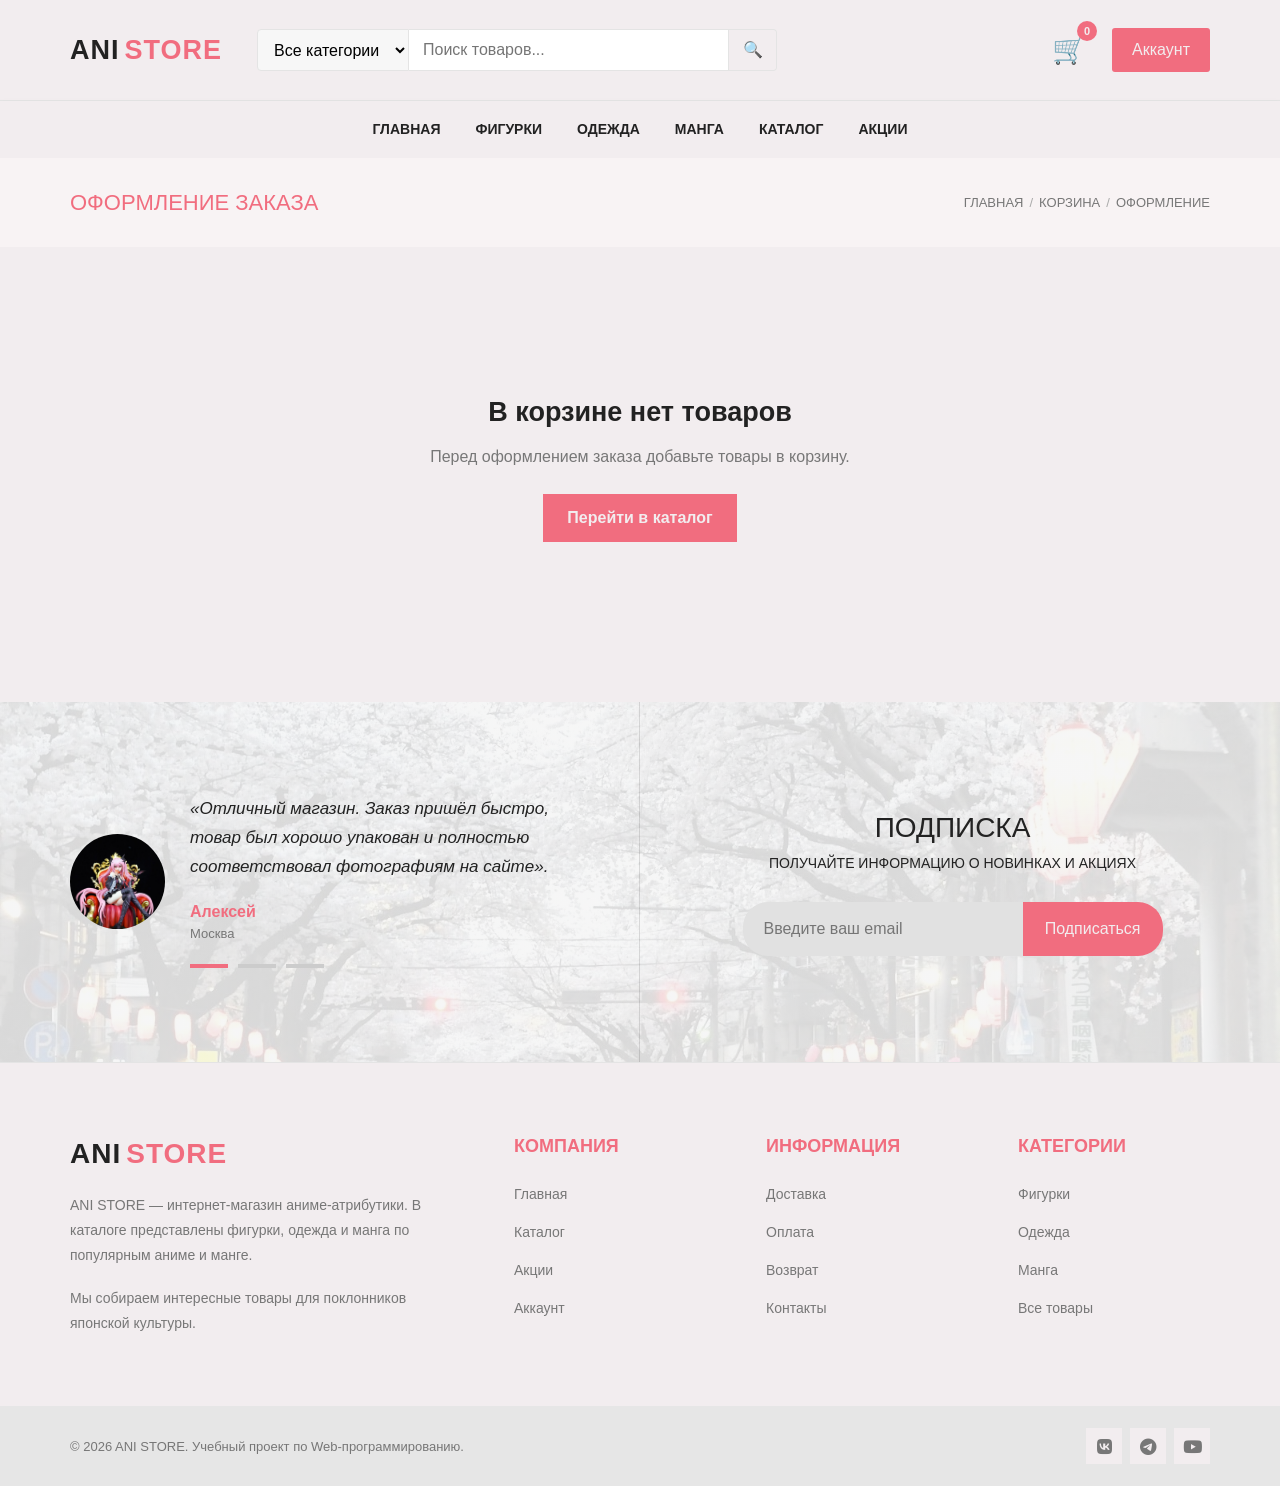
<file: checkout.html>
<!DOCTYPE html>
<html lang="ru">

<head>
    <meta charset="UTF-8">

    <meta name="viewport"
          content="width=device-width, initial-scale=1.0">

    <meta name="description"
          content="Оформление заказа в интернет-магазине аниме-атрибутики ANI STORE.">

    <meta name="robots"
          content="index, follow">

    <meta name="author"
          content="ANI STORE">

    <title>Оформление заказа — ANI STORE</title>


    <meta name="description"
          content="Оформление заказа в интернет-магазине ANI STORE.">

    <title>ANI STORE — Оформление заказа</title>

    <link rel="stylesheet"
          href="css/styles.css">

    <link rel="stylesheet"
          href="https://cdnjs.cloudflare.com/ajax/libs/font-awesome/6.7.2/css/all.min.css">

</head>


<body>


<!-- ===================================================== -->
<!-- ШАПКА -->
<!-- ===================================================== -->

<header class="site-header">

    <div class="header-top">

        <div class="container header-top__inner">

            <a class="logo"
               href="index.html">

                <span class="logo__main">ANI</span>
                <span class="logo__accent">STORE</span>

            </a>


            <form class="search"
                  action="catalog.html"
                  method="get">

                <label class="visually-hidden"
                       for="header-search">
                    Поиск товаров
                </label>

                <select class="search__category"
                        name="category"
                        aria-label="Категория поиска">

                    <option value="all">
                        Все категории
                    </option>

                    <option value="figures">
                        Фигурки
                    </option>

                    <option value="clothes">
                        Одежда
                    </option>

                    <option value="manga">
                        Манга
                    </option>

                </select>


                <input class="search__input"
                       type="search"
                       id="header-search"
                       name="search"
                       placeholder="Поиск товаров..."
                       minlength="2">


                <button class="search__button"
                        type="submit"
                        aria-label="Найти">
                    &#128269;
                </button>

            </form>


            <div class="header-actions">

                <a class="cart-link"
                   href="cart.html"
                   aria-label="Корзина">

                    <span class="cart-link__icon">
                        &#128722;
                    </span>

                    <span class="cart-link__count">
                        0
                    </span>

                </a>


                <a class="account-button"
                   href="checkout.html">
                    Аккаунт
                </a>

            </div>

        </div>

    </div>


    <!-- Главное меню -->

    <nav class="main-nav"
         aria-label="Основное меню">

        <div class="container">

            <ul class="main-nav__list">

                <li>
                    <a href="index.html">
                        Главная
                    </a>
                </li>

                <li>
                    <a href="catalog.html?category=figures">
                        Фигурки
                    </a>
                </li>

                <li>
                    <a href="catalog.html?category=clothes">
                        Одежда
                    </a>
                </li>

                <li>
                    <a href="catalog.html?category=manga">
                        Манга
                    </a>
                </li>

                <li>
                    <a href="catalog.html">
                        Каталог
                    </a>
                </li>

                <li>
                    <a href="index.html#sale">
                        Акции
                    </a>
                </li>

            </ul>

        </div>

    </nav>

</header>



<!-- ===================================================== -->
<!-- ОСНОВНАЯ ЧАСТЬ -->
<!-- ===================================================== -->

<main>


    <!-- ================================================= -->
    <!-- ВЕРХ СТРАНИЦЫ -->
    <!-- ================================================= -->

    <section class="checkout-page-header">

        <div class="container checkout-page-header__inner">

            <h1>
                Оформление заказа
            </h1>


            <p class="breadcrumbs">

                <a href="index.html">
                    Главная
                </a>

                <span>/</span>

                <a href="cart.html">
                    Корзина
                </a>

                <span>/</span>

                Оформление

            </p>

        </div>

    </section>



    <!-- ================================================= -->
    <!-- ОФОРМЛЕНИЕ ЗАКАЗА -->
    <!-- ================================================= -->

    <section class="checkout-page">

        <div class="container">

            <form class="checkout-form"
                  id="checkout-form">


                <!-- ===================================== -->
                <!-- 01. КОНТАКТНЫЕ ДАННЫЕ -->
                <!-- ===================================== -->

                <details class="checkout-step"
                         open>

                    <summary>
                        <span class="checkout-step__number">
                            01.
                        </span>

                        Контактные данные
                    </summary>


                    <div class="checkout-step__content">

                        <div class="checkout-fields checkout-fields--two">


                            <div class="checkout-field">

                                <label for="checkout-name">
                                    Имя *
                                </label>

                                <input id="checkout-name"
                                       name="name"
                                       type="text"
                                       placeholder="Ваше имя"
                                       minlength="2"
                                       required>

                            </div>


                            <div class="checkout-field">

                                <label for="checkout-surname">
                                    Фамилия *
                                </label>

                                <input id="checkout-surname"
                                       name="surname"
                                       type="text"
                                       placeholder="Ваша фамилия"
                                       minlength="2"
                                       required>

                            </div>


                            <div class="checkout-field">

                                <label for="checkout-email">
                                    Email *
                                </label>

                                <input id="checkout-email"
                                       name="email"
                                       type="email"
                                       placeholder="example@mail.ru"
                                       required>

                            </div>


                            <div class="checkout-field">

                                <label for="checkout-phone">
                                    Телефон *
                                </label>

                                <input id="checkout-phone"
                                       name="phone"
                                       type="tel"
                                       placeholder="+7 999 000-00-00"
                                       required>

                            </div>

                        </div>

                    </div>

                </details>



                <!-- ===================================== -->
                <!-- 02. АДРЕС ДОСТАВКИ -->
                <!-- ===================================== -->

                <details class="checkout-step">

                    <summary>
                        <span class="checkout-step__number">
                            02.
                        </span>

                        Адрес доставки
                    </summary>


                    <div class="checkout-step__content">

                        <div class="checkout-fields checkout-fields--two">


                            <div class="checkout-field">

                                <label for="checkout-city">
                                    Город *
                                </label>

                                <input id="checkout-city"
                                       name="city"
                                       type="text"
                                       placeholder="Город"
                                       required>

                            </div>


                            <div class="checkout-field">

                                <label for="checkout-region">
                                    Регион
                                </label>

                                <input id="checkout-region"
                                       name="region"
                                       type="text"
                                       placeholder="Регион">

                            </div>


                            <div class="checkout-field checkout-field--wide">

                                <label for="checkout-address">
                                    Адрес *
                                </label>

                                <input id="checkout-address"
                                       name="address"
                                       type="text"
                                       placeholder="Улица, дом, квартира"
                                       required>

                            </div>


                            <div class="checkout-field">

                                <label for="checkout-postcode">
                                    Почтовый индекс
                                </label>

                                <input id="checkout-postcode"
                                       name="postcode"
                                       type="text"
                                       placeholder="Почтовый индекс"
                                       pattern="[0-9]{5,6}">

                            </div>

                        </div>

                    </div>

                </details>



                <!-- ===================================== -->
                <!-- 03. ПОЛУЧАТЕЛЬ -->
                <!-- ===================================== -->

                <details class="checkout-step">

                    <summary>
                        <span class="checkout-step__number">
                            03.
                        </span>

                        Получатель
                    </summary>


                    <div class="checkout-step__content">

                        <label class="checkout-checkbox">

                            <input id="same-recipient"
                                   type="checkbox"
                                   checked>

                            <span>
                                Получатель совпадает с покупателем
                            </span>

                        </label>


                        <div class="checkout-recipient"
                             id="checkout-recipient"
                             hidden>

                            <div class="checkout-fields checkout-fields--two">

                                <div class="checkout-field">

                                    <label for="recipient-name">
                                        Имя получателя *
                                    </label>

                                    <input id="recipient-name"
                                           type="text"
                                           placeholder="Имя">

                                </div>


                                <div class="checkout-field">

                                    <label for="recipient-phone">
                                        Телефон получателя *
                                    </label>

                                    <input id="recipient-phone"
                                           type="tel"
                                           placeholder="+7 999 000-00-00">

                                </div>

                            </div>

                        </div>

                    </div>

                </details>



                <!-- ===================================== -->
                <!-- 04. СПОСОБ ДОСТАВКИ -->
                <!-- ===================================== -->

                <details class="checkout-step">

                    <summary>
                        <span class="checkout-step__number">
                            04.
                        </span>

                        Способ доставки
                    </summary>


                    <div class="checkout-step__content">

                        <div class="checkout-options">


                            <label class="checkout-option">

                                <input type="radio"
                                       name="delivery"
                                       value="courier"
                                       checked>

                                <span class="checkout-option__content">

                                    <strong>
                                        Курьерская доставка
                                    </strong>

                                    <small>
                                        Доставка до указанного адреса
                                    </small>

                                </span>

                                <span class="checkout-option__price">
                                    Бесплатно
                                </span>

                            </label>


                            <label class="checkout-option">

                                <input type="radio"
                                       name="delivery"
                                       value="pickup">

                                <span class="checkout-option__content">

                                    <strong>
                                        Самовывоз
                                    </strong>

                                    <small>
                                        Получение заказа в пункте выдачи
                                    </small>

                                </span>

                                <span class="checkout-option__price">
                                    Бесплатно
                                </span>

                            </label>

                        </div>

                    </div>

                </details>



                <!-- ===================================== -->
                <!-- 05. СПОСОБ ОПЛАТЫ -->
                <!-- ===================================== -->

                <details class="checkout-step">

                    <summary>
                        <span class="checkout-step__number">
                            05.
                        </span>

                        Способ оплаты
                    </summary>


                    <div class="checkout-step__content">

                        <div class="checkout-options">


                            <label class="checkout-option">

                                <input type="radio"
                                       name="payment"
                                       value="card"
                                       checked>

                                <span class="checkout-option__content">

                                    <strong>
                                        Банковская карта
                                    </strong>

                                    <small>
                                        Оплата заказа банковской картой
                                    </small>

                                </span>

                            </label>


                            <label class="checkout-option">

                                <input type="radio"
                                       name="payment"
                                       value="cash">

                                <span class="checkout-option__content">

                                    <strong>
                                        При получении
                                    </strong>

                                    <small>
                                        Оплата во время получения заказа
                                    </small>

                                </span>

                            </label>


                            <label class="checkout-option">

                                <input type="radio"
                                       name="payment"
                                       value="sbp">

                                <span class="checkout-option__content">

                                    <strong>
                                        СБП
                                    </strong>

                                    <small>
                                        Оплата через Систему быстрых платежей
                                    </small>

                                </span>

                            </label>

                        </div>

                    </div>

                </details>



                <!-- ===================================== -->
                <!-- 06. ПРОВЕРКА ЗАКАЗА -->
                <!-- ===================================== -->

                <details class="checkout-step">

                    <summary>
                        <span class="checkout-step__number">
                            06.
                        </span>

                        Проверка заказа
                    </summary>


                    <div class="checkout-step__content">


                        <!-- Товары -->

                        <div class="checkout-order"
                             id="checkout-order">

                            <!-- Создаёт JavaScript -->

                        </div>



                        <!-- Комментарий -->

                        <div class="checkout-field checkout-field--comment">

                            <label for="checkout-comment">
                                Комментарий к заказу
                            </label>

                            <textarea id="checkout-comment"
                                      name="comment"
                                      rows="4"
                                      placeholder="Комментарий для магазина"></textarea>

                        </div>



                        <!-- Итог -->

                        <div class="checkout-total">


                            <div class="checkout-total__row">

                                <span>
                                    Товары
                                </span>

                                <span id="checkout-subtotal">
                                    0 ₽
                                </span>

                            </div>


                            <div class="checkout-total__row">

                                <span>
                                    Доставка
                                </span>

                                <span>
                                    Бесплатно
                                </span>

                            </div>


                            <div class="checkout-total__row checkout-total__row--grand">

                                <strong>
                                    Итого
                                </strong>

                                <strong id="checkout-total">
                                    0 ₽
                                </strong>

                            </div>


                            <button class="checkout-submit"
                                    type="submit">

                                Оформить заказ

                            </button>

                        </div>

                    </div>

                </details>


            </form>



            <!-- ========================================= -->
            <!-- ПУСТАЯ КОРЗИНА -->
            <!-- ========================================= -->

            <div class="checkout-empty"
                 id="checkout-empty"
                 hidden>

                <h2>
                    В корзине нет товаров
                </h2>

                <p>
                    Перед оформлением заказа
                    добавьте товары в корзину.
                </p>


                <a href="catalog.html">
                    Перейти в каталог
                </a>

            </div>


            <!-- ========================================= -->
            <!-- УСПЕШНЫЙ ЗАКАЗ -->
            <!-- ========================================= -->

            <div class="checkout-success"
                 id="checkout-success"
                 hidden>

                <div class="checkout-success__icon">
                    ✓
                </div>

                <h2>
                    Заказ оформлен
                </h2>

                <p>
                    Спасибо за покупку в ANI STORE.
                </p>

                <p>
                    Номер заказа:
                    <strong id="checkout-order-number">
                        #000000
                    </strong>
                </p>


                <a href="index.html">
                    Вернуться на главную
                </a>

            </div>

        </div>

    </section>

</main>



<!-- ===================================================== -->
<!-- ОТЗЫВ + ПОДПИСКА -->
<!-- ===================================================== -->

<section class="subscribe-section">

    <div class="subscribe-section__background"></div>


    <div class="container subscribe-section__inner">


        <div class="testimonial">

            <img class="testimonial__photo"
                 src="img/common/customer.jpg"
                 alt="Покупатель ANI STORE">


            <div class="testimonial__content">

                <blockquote>
                    «Отличный магазин. Заказ пришёл быстро,
                    товар был хорошо упакован и полностью
                    соответствовал фотографиям на сайте».
                </blockquote>


                <p class="testimonial__author">

                    <strong>
                        Алексей
                    </strong>

                    <span>
                        Москва
                    </span>

                </p>


                <div class="testimonial__dots">

                    <button type="button"
                            class="testimonial__dot is-active"
                            aria-label="Отзыв 1">
                    </button>

                    <button type="button"
                            class="testimonial__dot"
                            aria-label="Отзыв 2">
                    </button>

                    <button type="button"
                            class="testimonial__dot"
                            aria-label="Отзыв 3">
                    </button>

                </div>

            </div>

        </div>



        <div class="newsletter">

            <h2>
                Подписка
            </h2>

            <p>
                Получайте информацию о новинках и акциях
            </p>


            <form class="newsletter__form"
                  action="#"
                  method="post">

                <label class="visually-hidden"
                       for="checkout-newsletter-email">
                    Email
                </label>


                <input type="email"
                       id="checkout-newsletter-email"
                       name="email"
                       placeholder="Введите ваш email"
                       required>


                <button type="submit">
                    Подписаться
                </button>

            </form>

        </div>

    </div>

</section>



<!-- ===================================================== -->
<!-- FOOTER -->
<!-- ===================================================== -->

<footer class="site-footer">

    <div class="footer-main">

        <div class="container footer-grid">


            <div class="footer-about">

                <a class="logo footer-logo"
                   href="index.html">

                    <span class="logo__main">
                        ANI
                    </span>

                    <span class="logo__accent">
                        STORE
                    </span>

                </a>


                <p>
                    ANI STORE — интернет-магазин аниме-атрибутики.
                    В каталоге представлены фигурки, одежда и манга
                    по популярным аниме и манге.
                </p>


                <p>
                    Мы собираем интересные товары
                    для поклонников японской культуры.
                </p>

            </div>



            <nav class="footer-column"
                 aria-label="Компания">

                <h2>
                    Компания
                </h2>

                <ul>

                    <li>
                        <a href="index.html">
                            Главная
                        </a>
                    </li>

                    <li>
                        <a href="catalog.html">
                            Каталог
                        </a>
                    </li>

                    <li>
                        <a href="index.html#sale">
                            Акции
                        </a>
                    </li>

                    <li>
                        <a href="checkout.html">
                            Аккаунт
                        </a>
                    </li>

                </ul>

            </nav>



            <nav class="footer-column"
                 aria-label="Информация">

                <h2>
                    Информация
                </h2>

                <ul>

                    <li>
                        <a href="#">
                            Доставка
                        </a>
                    </li>

                    <li>
                        <a href="#">
                            Оплата
                        </a>
                    </li>

                    <li>
                        <a href="#">
                            Возврат
                        </a>
                    </li>

                    <li>
                        <a href="#">
                            Контакты
                        </a>
                    </li>

                </ul>

            </nav>



            <nav class="footer-column"
                 aria-label="Категории">

                <h2>
                    Категории
                </h2>

                <ul>

                    <li>
                        <a href="catalog.html?category=figures">
                            Фигурки
                        </a>
                    </li>

                    <li>
                        <a href="catalog.html?category=clothes">
                            Одежда
                        </a>
                    </li>

                    <li>
                        <a href="catalog.html?category=manga">
                            Манга
                        </a>
                    </li>

                    <li>
                        <a href="catalog.html">
                            Все товары
                        </a>
                    </li>

                </ul>

            </nav>

        </div>

    </div>


    <div class="footer-bottom">

        <div class="container footer-bottom__inner">

            <p>
                © 2026 ANI STORE.
                Учебный проект по Web-программированию.
            </p>


            <div class="footer-socials">

                <a href="#"
                   aria-label="VK">
                    <i class="fa-brands fa-vk"></i>
                </a>

                <a href="#"
                   aria-label="Telegram">
                    <i class="fa-brands fa-telegram"></i>
                </a>

                <a href="#"
                   aria-label="YouTube">
                    <i class="fa-brands fa-youtube"></i>
                </a>

            </div>

        </div>

    </div>

</footer>



<!-- ===================================================== -->
<!-- JAVASCRIPT -->
<!-- ===================================================== -->

<script src="js/products.js"></script>
<script src="js/main.js"></script>
<script src="js/checkout.js"></script>


</body>

</html>
</file>
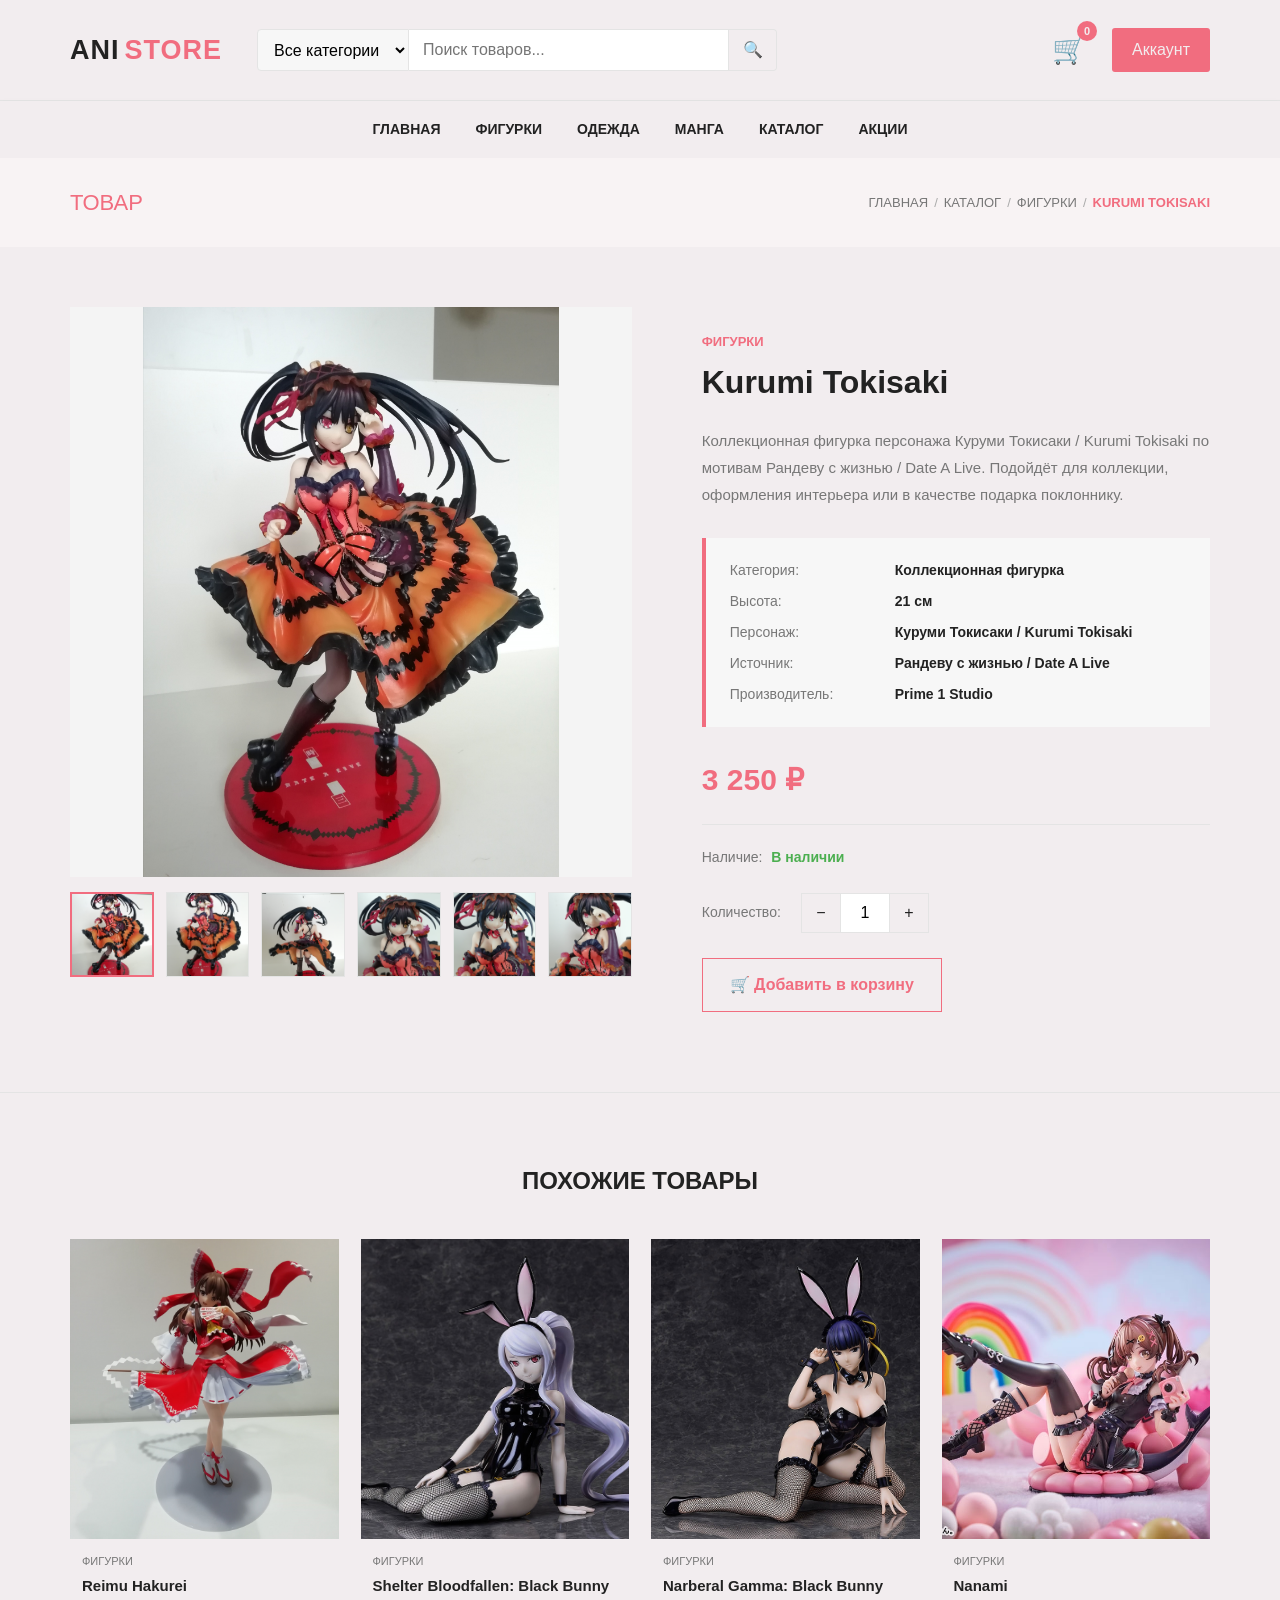
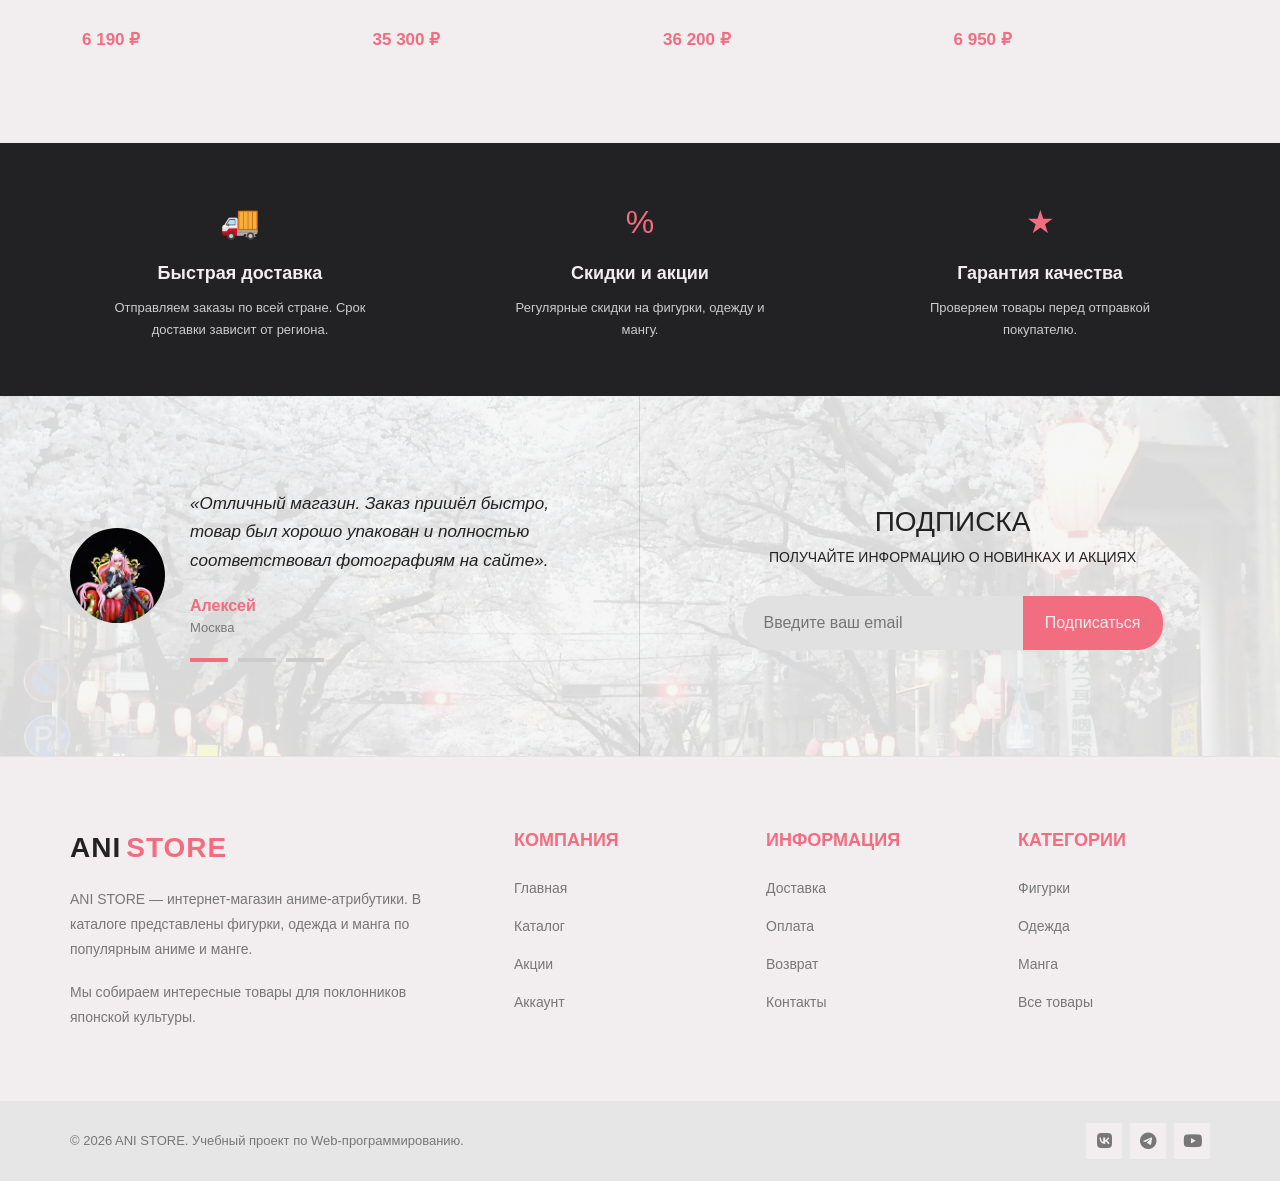
<file: product.html>
<!DOCTYPE html>
<html lang="ru">

<head>
    <meta charset="UTF-8">

    <meta name="viewport"
          content="width=device-width, initial-scale=1.0">

    <meta name="description"
          content="Карточка товара ANI STORE: описание, характеристики, цена и фотографии аниме-атрибутики.">

    <meta name="robots"
          content="index, follow">

    <meta name="author"
          content="ANI STORE">

    <title>Товар — ANI STORE</title>


    <meta name="description"
          content="Страница товара ANI STORE.">

    <title>ANI STORE — Товар</title>

    <link rel="stylesheet"
          href="css/styles.css">

    <link rel="stylesheet"
          href="https://cdnjs.cloudflare.com/ajax/libs/font-awesome/6.7.2/css/all.min.css">

</head>


<body>


<!-- ===================================================== -->
<!-- ШАПКА -->
<!-- Общая для всех страниц -->
<!-- ===================================================== -->

<header class="site-header">

    <div class="header-top">

        <div class="container header-top__inner">


            <!-- Логотип -->

            <a class="logo"
               href="index.html">

                <span class="logo__main">ANI</span>
                <span class="logo__accent">STORE</span>

            </a>


            <!-- Поиск -->

            <form class="search"
                  action="catalog.html"
                  method="get">

                <label class="visually-hidden"
                       for="header-search">
                    Поиск товаров
                </label>


                <select class="search__category"
                        name="category"
                        aria-label="Категория поиска">

                    <option value="all">
                        Все категории
                    </option>

                    <option value="figures">
                        Фигурки
                    </option>

                    <option value="clothes">
                        Одежда
                    </option>

                    <option value="manga">
                        Манга
                    </option>

                </select>


                <input class="search__input"
                       type="search"
                       id="header-search"
                       name="search"
                       placeholder="Поиск товаров..."
                       minlength="2">


                <button class="search__button"
                        type="submit"
                        aria-label="Найти">
                    &#128269;
                </button>

            </form>


            <!-- Корзина и аккаунт -->

            <div class="header-actions">

                <a class="cart-link"
                   href="cart.html"
                   aria-label="Корзина">

                    <span class="cart-link__icon">
                        &#128722;
                    </span>

                    <span class="cart-link__count">
                        0
                    </span>

                </a>


                <a class="account-button"
                   href="checkout.html">
                    Аккаунт
                </a>

            </div>

        </div>

    </div>


    <!-- Главное меню -->

    <nav class="main-nav"
         aria-label="Основное меню">

        <div class="container">

            <ul class="main-nav__list">

                <li>
                    <a href="index.html">
                        Главная
                    </a>
                </li>

                <li>
                    <a href="catalog.html?category=figures">
                        Фигурки
                    </a>
                </li>

                <li>
                    <a href="catalog.html?category=clothes">
                        Одежда
                    </a>
                </li>

                <li>
                    <a href="catalog.html?category=manga">
                        Манга
                    </a>
                </li>

                <li>
                    <a href="catalog.html">
                        Каталог
                    </a>
                </li>

                <li>
                    <a href="index.html#sale">
                        Акции
                    </a>
                </li>

            </ul>

        </div>

    </nav>

</header>



<!-- ===================================================== -->
<!-- ОСНОВНАЯ ЧАСТЬ -->
<!-- ===================================================== -->

<main>


    <!-- ================================================= -->
    <!-- ВЕРХ СТРАНИЦЫ ТОВАРА -->
    <!-- ================================================= -->

    <section class="product-page-header">

        <div class="container product-page-header__inner">

            <h1>
                Товар
            </h1>


            <p class="breadcrumbs">

                <a href="index.html">
                    Главная
                </a>

                <span>/</span>

                <a href="catalog.html">
                    Каталог
                </a>

                <span>/</span>

                <a id="product-breadcrumb-category"
                   href="catalog.html">
                    Категория
                </a>

                <span>/</span>

                <strong id="product-breadcrumb-name">
                    Товар
                </strong>

            </p>

        </div>

    </section>



    <!-- ================================================= -->
    <!-- ТОВАР -->
    <!-- ================================================= -->

    <section class="product-page">

        <div class="container product-page__layout">


            <!-- ========================================= -->
            <!-- ФОТОГРАФИИ -->
            <!-- ========================================= -->

            <div class="product-gallery">


                <!-- Главное изображение -->

                <div class="product-gallery__main">

                    <img id="product-main-image"
                         src=""
                         alt="">

                </div>


                <!-- Миниатюры -->

                <div class="product-gallery__thumbnails"
                     id="product-thumbnails">

                    <!-- Создаёт JavaScript -->

                </div>

            </div>



            <!-- ========================================= -->
            <!-- ИНФОРМАЦИЯ О ТОВАРЕ -->
            <!-- ========================================= -->

            <div class="product-info">


                <!-- Категория -->

                <p class="product-info__category"
                   id="product-category">
                    Категория
                </p>


                <!-- Название -->

                <h2 class="product-info__title"
                    id="product-name">
                    Название товара
                </h2>


                <!-- Описание -->

                <p class="product-info__description"
                   id="product-description">
                    Описание товара.
                </p>


                <!-- Характеристики -->

                <div class="product-characteristics"
                     id="product-characteristics">

                    <!-- Создаёт JavaScript -->

                </div>


                <!-- Цена -->

                <div class="product-info__price"
                     id="product-price">
                    0 ₽
                </div>


                <!-- Наличие -->

                <p class="product-info__stock">
                    <span>Наличие:</span>
                    <strong>В наличии</strong>
                </p>


                <!-- Количество -->

                <div class="product-quantity">

                    <span class="product-quantity__label">
                        Количество:
                    </span>


                    <div class="quantity-control">

                        <button class="quantity-control__button"
                                id="quantity-minus"
                                type="button"
                                aria-label="Уменьшить количество">
                            −
                        </button>


                        <input class="quantity-control__input"
                               id="product-quantity"
                               type="number"
                               value="1"
                               min="1"
                               max="99"
                               aria-label="Количество товара">


                        <button class="quantity-control__button"
                                id="quantity-plus"
                                type="button"
                                aria-label="Увеличить количество">
                            +
                        </button>

                    </div>

                </div>


                <!-- Добавление в корзину -->

                <button class="product-add-cart"
                        id="product-add-cart"
                        type="button">

                    🛒 Добавить в корзину

                </button>

            </div>

        </div>

    </section>



    <!-- ================================================= -->
    <!-- ПОХОЖИЕ ТОВАРЫ -->
    <!-- ================================================= -->

    <section class="related-products">

        <div class="container">

            <h2 class="related-products__title">
                Похожие товары
            </h2>


            <div class="related-products__grid"
                 id="related-products">

                <!--
                JavaScript выводит товары
                только той же категории
                -->

            </div>

        </div>

    </section>



    <!-- ================================================= -->
    <!-- ПРЕИМУЩЕСТВА -->
    <!-- ================================================= -->

    <section class="catalog-benefits">

        <div class="container catalog-benefits__grid">


            <article class="catalog-benefit">

                <div class="catalog-benefit__icon">
                    🚚
                </div>

                <h2>
                    Быстрая доставка
                </h2>

                <p>
                    Отправляем заказы по всей стране.
                    Срок доставки зависит от региона.
                </p>

            </article>


            <article class="catalog-benefit">

                <div class="catalog-benefit__icon">
                    %
                </div>

                <h2>
                    Скидки и акции
                </h2>

                <p>
                    Регулярные скидки на фигурки,
                    одежду и мангу.
                </p>

            </article>


            <article class="catalog-benefit">

                <div class="catalog-benefit__icon">
                    ★
                </div>

                <h2>
                    Гарантия качества
                </h2>

                <p>
                    Проверяем товары перед отправкой
                    покупателю.
                </p>

            </article>

        </div>

    </section>

</main>



<!-- ===================================================== -->
<!-- ОТЗЫВ + ПОДПИСКА -->
<!-- Общий блок -->
<!-- ===================================================== -->

<section class="subscribe-section">

    <div class="subscribe-section__background"></div>


    <div class="container subscribe-section__inner">


        <!-- Отзыв -->

        <div class="testimonial">

            <img class="testimonial__photo"
                 src="img/common/customer.jpg"
                 alt="Покупатель ANI STORE">


            <div class="testimonial__content">

                <blockquote>
                    «Отличный магазин. Заказ пришёл быстро,
                    товар был хорошо упакован и полностью
                    соответствовал фотографиям на сайте».
                </blockquote>


                <p class="testimonial__author">

                    <strong>
                        Алексей
                    </strong>

                    <span>
                        Москва
                    </span>

                </p>


                <div class="testimonial__dots"
                     aria-label="Переключение отзывов">

                    <button type="button"
                            class="testimonial__dot is-active"
                            aria-label="Отзыв 1">
                    </button>

                    <button type="button"
                            class="testimonial__dot"
                            aria-label="Отзыв 2">
                    </button>

                    <button type="button"
                            class="testimonial__dot"
                            aria-label="Отзыв 3">
                    </button>

                </div>

            </div>

        </div>



        <!-- Подписка -->

        <div class="newsletter">

            <h2>
                Подписка
            </h2>

            <p>
                Получайте информацию о новинках и акциях
            </p>


            <form class="newsletter__form"
                  action="#"
                  method="post">

                <label class="visually-hidden"
                       for="product-newsletter-email">
                    Email
                </label>


                <input type="email"
                       id="product-newsletter-email"
                       name="email"
                       placeholder="Введите ваш email"
                       required>


                <button type="submit">
                    Подписаться
                </button>

            </form>

        </div>

    </div>

</section>



<!-- ===================================================== -->
<!-- FOOTER -->
<!-- Общий для всех страниц -->
<!-- ===================================================== -->

<footer class="site-footer">

    <div class="footer-main">

        <div class="container footer-grid">


            <!-- О магазине -->

            <div class="footer-about">

                <a class="logo footer-logo"
                   href="index.html">

                    <span class="logo__main">
                        ANI
                    </span>

                    <span class="logo__accent">
                        STORE
                    </span>

                </a>


                <p>
                    ANI STORE — интернет-магазин аниме-атрибутики.
                    В каталоге представлены фигурки, одежда и манга
                    по популярным аниме и манге.
                </p>


                <p>
                    Мы собираем интересные товары
                    для поклонников японской культуры.
                </p>

            </div>



            <!-- Компания -->

            <nav class="footer-column"
                 aria-label="Компания">

                <h2>
                    Компания
                </h2>

                <ul>

                    <li>
                        <a href="index.html">
                            Главная
                        </a>
                    </li>

                    <li>
                        <a href="catalog.html">
                            Каталог
                        </a>
                    </li>

                    <li>
                        <a href="index.html#sale">
                            Акции
                        </a>
                    </li>

                    <li>
                        <a href="checkout.html">
                            Аккаунт
                        </a>
                    </li>

                </ul>

            </nav>



            <!-- Информация -->

            <nav class="footer-column"
                 aria-label="Информация">

                <h2>
                    Информация
                </h2>

                <ul>

                    <li>
                        <a href="#">
                            Доставка
                        </a>
                    </li>

                    <li>
                        <a href="#">
                            Оплата
                        </a>
                    </li>

                    <li>
                        <a href="#">
                            Возврат
                        </a>
                    </li>

                    <li>
                        <a href="#">
                            Контакты
                        </a>
                    </li>

                </ul>

            </nav>



            <!-- Категории -->

            <nav class="footer-column"
                 aria-label="Категории">

                <h2>
                    Категории
                </h2>

                <ul>

                    <li>
                        <a href="catalog.html?category=figures">
                            Фигурки
                        </a>
                    </li>

                    <li>
                        <a href="catalog.html?category=clothes">
                            Одежда
                        </a>
                    </li>

                    <li>
                        <a href="catalog.html?category=manga">
                            Манга
                        </a>
                    </li>

                    <li>
                        <a href="catalog.html">
                            Все товары
                        </a>
                    </li>

                </ul>

            </nav>

        </div>

    </div>



    <!-- Нижняя часть Footer -->

    <div class="footer-bottom">

        <div class="container footer-bottom__inner">

            <p>
                © 2026 ANI STORE.
                Учебный проект по Web-программированию.
            </p>


            <div class="footer-socials">

                <a href="#"
                   aria-label="VK">
                    <i class="fa-brands fa-vk"></i>
                </a>

                <a href="#"
                   aria-label="Telegram">
                    <i class="fa-brands fa-telegram"></i>
                </a>

                <a href="#"
                   aria-label="YouTube">
                    <i class="fa-brands fa-youtube"></i>
                </a>

            </div>

        </div>

    </div>

</footer>



<!-- ===================================================== -->
<!-- JAVASCRIPT -->
<!-- ===================================================== -->

<script src="js/products.js"></script>
<script src="js/main.js"></script>
<script src="js/product-page.js"></script>


</body>

</html>
</file>
<file: css/styles.css>
@charset "UTF-8";
* {
  box-sizing: border-box;
}

html {
  scroll-behavior: smooth;
}

body {
  margin: 0;
  background-color: #f2edef;
  color: #222222;
  font-family: Arial, Helvetica, sans-serif;
  font-size: 16px;
  line-height: 1.5;
}

img {
  display: block;
  max-width: 100%;
  height: auto;
}

a {
  color: inherit;
  text-decoration: none;
}

button,
input,
select {
  font: inherit;
}

.container {
  width: min(92%, 1140px);
  margin: 0 auto;
}

.visually-hidden {
  position: absolute;
  width: 1px;
  height: 1px;
  padding: 0;
  margin: -1px;
  overflow: hidden;
  clip: rect(0, 0, 0, 0);
  white-space: nowrap;
  border: 0;
}

[hidden] {
  display: none !important;
}

.header-top {
  background-color: #f2edef;
  border-bottom: 1px solid #e4e4e4;
}

.header-top__inner {
  display: flex;
  align-items: center;
  min-height: 100px;
}

.logo {
  display: flex;
  align-items: center;
  margin-right: 35px;
  font-size: 27px;
  font-weight: 700;
  letter-spacing: 1px;
  transition: transform 0.4s ease;
}
.logo:hover {
  transform: scale(1.05);
}

.logo__main {
  color: #222222;
}

.logo__accent {
  margin-left: 5px;
  color: #f16d7f;
}

.search {
  display: flex;
  width: 520px;
  height: 42px;
  margin-right: auto;
}

.search__category {
  padding: 0 12px;
  background-color: #f7f7f7;
  border: 1px solid #e4e4e4;
  border-radius: 4px 0 0 4px;
  cursor: pointer;
}

.search__input {
  flex: 1;
  min-width: 0;
  padding: 0 14px;
  border: 1px solid #e4e4e4;
  border-left: 0;
  outline: none;
  transition: border-color 0.3s ease, box-shadow 0.3s ease;
}
.search__input:focus {
  border-color: #f16d7f;
  box-shadow: inset 0 0 0 1px #f16d7f;
}

.search__button {
  width: 48px;
  background-color: #f2edef;
  border: 1px solid #e4e4e4;
  border-left: 0;
  border-radius: 0 4px 4px 0;
  cursor: pointer;
  transition: background-color 0.3s ease, color 0.3s ease;
}
.search__button:hover {
  background-color: #f16d7f;
  color: #f2edef;
}

.header-actions {
  display: flex;
  align-items: center;
  gap: 25px;
  margin-left: 35px;
}

.cart-link {
  position: relative;
  display: block;
  transition: transform 0.5s ease;
}
.cart-link:hover {
  transform: rotate(360deg);
}

.cart-link__icon {
  font-size: 28px;
}

.cart-link__count {
  position: absolute;
  top: -8px;
  right: -10px;
  display: flex;
  align-items: center;
  justify-content: center;
  width: 20px;
  height: 20px;
  background-color: #f16d7f;
  color: #f2edef;
  border-radius: 50%;
  font-size: 11px;
  font-weight: 700;
}

.account-button {
  padding: 10px 20px;
  background-color: #f16d7f;
  color: #f2edef;
  border-radius: 3px;
  transition: background-color 0.3s ease, transform 0.3s ease;
}
.account-button:hover {
  background-color: #d9576a;
  transform: translateY(-2px);
}

.main-nav {
  background-color: #f2edef;
  box-shadow: 0 3px 8px rgba(0, 0, 0, 0.05);
}

.main-nav__list {
  display: flex;
  align-items: center;
  justify-content: center;
  gap: 35px;
  margin: 0;
  padding: 18px 0;
  list-style: none;
}
.main-nav__list > li {
  position: relative;
}
.main-nav__list a {
  position: relative;
  display: block;
  font-size: 14px;
  font-weight: 700;
  text-transform: uppercase;
  transition: color 0.25s ease;
}
.main-nav__list a::after {
  content: "";
  position: absolute;
  left: 50%;
  bottom: -8px;
  width: 0;
  height: 2px;
  background-color: #f16d7f;
  transform: translateX(-50%);
  transition: width 0.3s ease;
}
.main-nav__list a:hover {
  color: #f16d7f;
}
.main-nav__list a:hover::after {
  width: 100%;
}

.product-card {
  background-color: #f2edef;
  transition: transform 0.3s ease, box-shadow 0.3s ease;
}
.product-card:hover {
  transform: translateY(-4px);
  box-shadow: 0 8px 22px rgba(0, 0, 0, 0.1);
}

.product-card__image {
  position: relative;
  height: 300px;
  overflow: hidden;
  background-color: #f3f3f3;
}
.product-card__image > a {
  display: block;
  width: 100%;
  height: 100%;
}
.product-card__image img {
  width: 100%;
  height: 100%;
  object-fit: cover;
  transition: transform 0.5s cubic-bezier(0.2, 0.8, 0.2, 1);
}

.product-card:hover .product-card__image img {
  transform: scale(1.05);
}

.product-card__overlay {
  position: absolute;
  inset: 0;
  display: flex;
  align-items: center;
  justify-content: center;
  background-color: rgba(30, 30, 30, 0.72);
  opacity: 0;
  transition: opacity 0.3s ease;
}

.product-card:hover .product-card__overlay {
  opacity: 1;
}

.product-card__cart {
  padding: 10px 16px;
  background-color: transparent;
  color: #f2edef;
  border: 1px solid #f2edef;
  font-weight: 700;
  cursor: pointer;
  transition: background-color 0.3s ease, color 0.3s ease, transform 0.3s ease;
}
.product-card__cart:hover {
  background-color: #f2edef;
  color: #222222;
  transform: scale(1.05);
}

.product-card__content {
  padding: 14px 12px 20px;
}

.product-card__category {
  display: block;
  margin-bottom: 6px;
  color: #777777;
  font-size: 11px;
  text-transform: uppercase;
}

.product-card__title {
  min-height: 42px;
  margin: 0 0 10px;
  font-size: 15px;
  line-height: 1.4;
}
.product-card__title a {
  transition: color 0.25s ease;
}
.product-card__title a:hover {
  color: #f16d7f;
}

.product-card__price {
  color: #f16d7f;
  font-size: 17px;
  font-weight: 700;
}

.hero {
  min-height: 610px;
  display: flex;
  align-items: center;
  background: linear-gradient(90deg, rgba(20, 20, 25, 0.9) 0%, rgba(20, 20, 25, 0.68) 48%, rgba(20, 20, 25, 0.15) 100%), url("../img/common/hero-anime.webp") center/cover no-repeat;
}

.hero__inner {
  display: flex;
  align-items: center;
  min-height: 610px;
}

.hero__content {
  max-width: 620px;
  color: #f2edef;
}

.hero__subtitle {
  margin: 0 0 10px;
  color: #f16d7f;
  font-size: 18px;
  font-weight: 700;
  text-transform: uppercase;
  letter-spacing: 2px;
}

.hero__title {
  margin: 0 0 20px;
  font-size: 72px;
  line-height: 1;
  letter-spacing: 2px;
}
.hero__title span {
  color: #f16d7f;
}

.hero__description {
  max-width: 520px;
  margin: 0 0 30px;
  color: #eeeeee;
  font-size: 20px;
  line-height: 1.6;
}

.hero__button {
  display: inline-block;
  padding: 14px 26px;
  background-color: #f16d7f;
  color: #f2edef;
  border-radius: 3px;
  font-weight: 700;
  transition: background-color 0.3s ease, transform 0.3s ease, box-shadow 0.3s ease;
}
.hero__button:hover {
  background-color: #d9576a;
  transform: translateY(-3px);
  box-shadow: 0 8px 20px rgba(0, 0, 0, 0.2);
}

.section-title {
  margin: 0 0 8px;
  font-size: 32px;
  text-align: center;
}

.section-subtitle {
  margin: 0 0 40px;
  color: #777777;
  text-align: center;
}

.promo-categories {
  padding: 45px 0;
  background-color: #f2edef;
}

.promo-grid {
  display: grid;
  grid-template-columns: 1fr 1fr;
  gap: 20px;
}

.promo-column {
  display: flex;
  flex-direction: column;
  gap: 20px;
}

.promo-card {
  position: relative;
  display: block;
  width: 100%;
  overflow: hidden;
  background-color: #eeeeee;
}
.promo-card img {
  width: 100%;
  height: 100%;
  object-fit: cover;
  object-position: center;
  transition: transform 0.55s cubic-bezier(0.2, 0.8, 0.2, 1), filter 0.4s ease;
}
.promo-card::after {
  content: "";
  position: absolute;
  inset: 0;
  background: linear-gradient(90deg, rgba(0, 0, 0, 0.12), rgba(0, 0, 0, 0));
  pointer-events: none;
}
.promo-card:hover img {
  transform: scale(1.06);
}

.promo-card--large {
  height: 420px;
}

.promo-card--small {
  height: 200px;
}

.promo-card__label {
  position: absolute;
  top: 20px;
  left: 0;
  z-index: 2;
  padding: 10px 16px;
  background-color: rgba(255, 255, 255, 0.94);
}
.promo-card__label span,
.promo-card__label strong {
  display: block;
}
.promo-card__label span {
  color: #222222;
  font-size: 11px;
  font-weight: 700;
  text-transform: uppercase;
}
.promo-card__label strong {
  margin-top: 2px;
  color: #f16d7f;
  font-size: 21px;
  line-height: 1.1;
  text-transform: uppercase;
}

.featured-products {
  padding: 70px 0 60px;
  background-color: #f2edef;
}

.products-grid {
  display: grid;
  grid-template-columns: repeat(4, 1fr);
  gap: 28px 22px;
}

.featured-products__footer {
  margin-top: 45px;
  text-align: center;
}

.catalog-button {
  display: inline-block;
  padding: 13px 28px;
  color: #f16d7f;
  border: 1px solid #f16d7f;
  border-radius: 3px;
  font-weight: 700;
  transition: background-color 0.3s ease, color 0.3s ease, transform 0.3s ease;
}
.catalog-button:hover {
  background-color: #f16d7f;
  color: #f2edef;
  transform: translateY(-2px);
}

.offer-section {
  padding: 80px 0;
  background-color: #f2edef;
}

.offer {
  display: grid;
  grid-template-columns: 2fr 1fr;
  min-height: 480px;
  height: auto;
  overflow: hidden;
  background-color: #222224;
}

.offer__banner {
  position: relative;
  overflow: hidden;
  height: 100%;
}
.offer__banner img {
  width: 100%;
  height: 100%;
  object-fit: cover;
  object-position: 90% center;
  transition: transform 0.6s cubic-bezier(0.2, 0.8, 0.2, 1);
}
.offer__banner:hover img {
  transform: scale(1.04);
}

.offer__text {
  position: absolute;
  top: 90px;
  left: 40px;
  z-index: 2;
  color: #f2edef;
}
.offer__text p {
  margin: 0;
  font-size: 48px;
  font-weight: 700;
  text-transform: uppercase;
}
.offer__text strong {
  color: #f2edef;
}
.offer__text span {
  color: #f16d7f;
}
.offer__text h2 {
  margin: 4px 0 0;
  font-size: 31px;
  font-weight: 400;
  text-transform: uppercase;
}

.offer__benefits {
  display: flex;
  flex-direction: column;
  justify-content: center;
  gap: 45px;
  padding: 40px 35px;
  background-color: #222224;
  color: #f2edef;
}

.benefit {
  display: grid;
  grid-template-columns: 60px 1fr;
  gap: 22px;
  align-items: start;
}
.benefit h3 {
  margin: 0 0 12px;
  font-size: 21px;
}
.benefit p {
  margin: 0;
  color: #cccccc;
  font-size: 16px;
  line-height: 1.65;
}

.benefit__icon {
  display: flex;
  align-items: center;
  justify-content: center;
  width: 52px;
  height: 52px;
  color: #f16d7f;
  font-size: 31px;
  font-weight: 700;
  transition: transform 0.4s ease-in-out, color 0.3s ease;
}
.benefit:hover .benefit__icon {
  color: #f2edef;
  transform: rotate(360deg);
}

.catalog-header {
  padding: 28px 0;
  background-color: #f8f3f4;
}

.catalog-header__inner {
  display: flex;
  align-items: center;
  justify-content: space-between;
  gap: 30px;
}

.catalog-header h1 {
  margin: 0;
  color: #f16d7f;
  font-size: 22px;
  font-weight: 500;
  text-transform: uppercase;
}

.breadcrumbs {
  display: flex;
  align-items: center;
  gap: 6px;
  margin: 0;
  color: #777777;
  font-size: 13px;
  text-transform: uppercase;
}
.breadcrumbs a {
  transition: color 0.25s ease;
}
.breadcrumbs a:hover {
  color: #f16d7f;
}
.breadcrumbs span {
  color: #aaaaaa;
}

.catalog {
  padding: 55px 0 70px;
}

.catalog__layout {
  display: grid;
  grid-template-columns: 220px 1fr;
  gap: 45px;
  align-items: start;
}

.catalog-sidebar {
  min-width: 0;
}

.catalog-filter {
  width: 100%;
  padding: 6px 12px;
  background: transparent;
  color: #777777;
  border: 0;
  text-align: left;
  cursor: pointer;
  transition: color 0.25s ease, padding-left 0.25s ease;
}
.catalog-filter:hover {
  color: #f16d7f;
  padding-left: 16px;
}
.catalog-filter:focus {
  outline: none;
}
.catalog-filter:focus-visible {
  outline: 2px solid rgba(241, 109, 127, 0.35);
  outline-offset: 2px;
}
.catalog-filter.is-active {
  color: #f16d7f;
  font-weight: 700;
}

.sidebar-dropdown {
  margin-top: 12px;
  border-top: 1px solid #e4e4e4;
}
.sidebar-dropdown summary {
  position: relative;
  padding: 13px 28px 13px 10px;
  color: #222222;
  font-size: 13px;
  font-weight: 700;
  text-transform: uppercase;
  cursor: pointer;
  list-style: none;
  border-left: 4px solid #f16d7f;
}
.sidebar-dropdown summary::-webkit-details-marker {
  display: none;
}
.sidebar-dropdown summary::after {
  content: "+";
  position: absolute;
  right: 8px;
  top: 50%;
  transform: translateY(-50%);
  color: #777777;
  font-size: 16px;
}
.sidebar-dropdown[open] summary::after {
  content: "−";
}

.sidebar-dropdown__content {
  display: flex;
  flex-direction: column;
  gap: 8px;
  padding: 8px 10px 15px;
}
.sidebar-dropdown__content label {
  display: flex;
  align-items: center;
  gap: 8px;
  color: #777777;
  font-size: 13px;
  cursor: pointer;
}
.sidebar-dropdown__content input {
  accent-color: #f16d7f;
}

.catalog-top-filters {
  display: grid;
  grid-template-columns: 1.3fr 1fr 1.2fr;
  gap: 40px;
  margin-bottom: 30px;
}

.catalog-filter-group h3 {
  margin: 0 0 15px;
  color: #222222;
  font-size: 13px;
  font-weight: 700;
  text-transform: uppercase;
}

.trending-list {
  display: flex;
  flex-wrap: wrap;
  gap: 4px 0;
}
.trending-list button {
  padding: 0 9px;
  background: transparent;
  color: #777777;
  border: 0;
  border-right: 1px solid #e4e4e4;
  font-size: 12px;
  cursor: pointer;
  transition: color 0.25s ease;
}
.trending-list button:first-child {
  padding-left: 0;
}
.trending-list button:last-child {
  border-right: 0;
}
.trending-list button:hover {
  color: #f16d7f;
}

.size-options {
  display: grid;
  grid-template-columns: repeat(3, auto);
  gap: 8px 12px;
  justify-content: start;
}
.size-options label {
  display: flex;
  align-items: center;
  gap: 5px;
  color: #777777;
  font-size: 12px;
  cursor: pointer;
}
.size-options input {
  accent-color: #f16d7f;
}

.price-range {
  width: 100%;
  accent-color: #f16d7f;
  cursor: pointer;
}

.price-range__values {
  display: flex;
  justify-content: space-between;
  margin-top: 6px;
  color: #777777;
  font-size: 11px;
}

.catalog-toolbar {
  display: flex;
  align-items: center;
  gap: 12px;
  margin-bottom: 35px;
  padding: 10px;
  background-color: #f3f3f3;
}

.catalog-sort,
.catalog-show {
  display: flex;
  align-items: center;
}
.catalog-sort span,
.catalog-show span {
  padding: 7px 10px;
  background-color: #f2edef;
  color: #777777;
  font-size: 12px;
  border: 1px solid #e4e4e4;
  border-right: 0;
}
.catalog-sort select,
.catalog-show select {
  padding: 7px 28px 7px 10px;
  background-color: #f2edef;
  color: #777777;
  border: 1px solid #e4e4e4;
  font-size: 12px;
  cursor: pointer;
}

.catalog-products {
  display: grid;
  grid-template-columns: repeat(3, 1fr);
  gap: 25px;
}

.catalog-empty {
  padding: 50px 20px;
  background-color: #f7f7f7;
  color: #777777;
  text-align: center;
  border-radius: 5px;
}

.catalog-bottom {
  display: flex;
  align-items: center;
  justify-content: space-between;
  gap: 30px;
  margin-top: 35px;
}

.pagination {
  display: flex;
  align-items: center;
  gap: 3px;
  padding: 5px 8px;
  border: 1px solid #e4e4e4;
  border-radius: 3px;
}

.pagination__page,
.pagination__arrow {
  min-width: 28px;
  height: 28px;
  padding: 0 6px;
  background-color: transparent;
  color: #777777;
  border: 0;
  font-size: 12px;
  cursor: pointer;
  transition: color 0.25s ease, background-color 0.25s ease;
}
.pagination__page:hover,
.pagination__arrow:hover {
  color: #f16d7f;
}
.pagination__page.is-active,
.pagination__arrow.is-active {
  color: #f16d7f;
  font-weight: 700;
}

.pagination__dots {
  padding: 0 4px;
  color: #777777;
  font-size: 12px;
}

.catalog-view-all {
  padding: 10px 30px;
  background-color: #f2edef;
  color: #f16d7f;
  border: 1px solid #f16d7f;
  cursor: pointer;
  transition: background-color 0.3s ease, color 0.3s ease, transform 0.3s ease;
}
.catalog-view-all:hover {
  background-color: #f16d7f;
  color: #f2edef;
  transform: translateY(-2px);
}

.catalog-benefits {
  padding: 55px 0;
  background-color: #222224;
  color: #f2edef;
}

.catalog-benefits__grid {
  display: grid;
  grid-template-columns: repeat(3, 1fr);
  gap: 60px;
}

.catalog-benefit {
  text-align: center;
}
.catalog-benefit h2 {
  margin: 14px 0 10px;
  font-size: 18px;
}
.catalog-benefit p {
  max-width: 280px;
  margin: 0 auto;
  color: #cccccc;
  font-size: 13px;
  line-height: 1.7;
}

.catalog-benefit__icon {
  color: #f16d7f;
  font-size: 32px;
  transition: transform 0.4s ease, color 0.3s ease;
}
.catalog-benefit:hover .catalog-benefit__icon {
  color: #f2edef;
  transform: rotate(360deg);
}

.subscribe-section {
  position: relative;
  min-height: 360px;
  overflow: hidden;
  border-bottom: 1px solid #e4e4e4;
}

.subscribe-section__background {
  position: absolute;
  inset: 0;
  background: linear-gradient(rgba(245, 245, 245, 0.88), rgba(245, 245, 245, 0.88)), url("../img/common/subscribe-bg.webp") center/cover no-repeat;
}

.subscribe-section__inner {
  position: relative;
  z-index: 1;
  display: grid;
  grid-template-columns: 1fr 1fr;
  min-height: 360px;
}

.testimonial {
  display: flex;
  align-items: center;
  gap: 25px;
  padding-right: 55px;
  border-right: 1px solid rgba(0, 0, 0, 0.12);
}

.testimonial__photo {
  width: 95px;
  height: 95px;
  flex-shrink: 0;
  object-fit: cover;
  border-radius: 50%;
}

.testimonial__content {
  max-width: 430px;
}
.testimonial__content blockquote {
  margin: 0 0 18px;
  font-size: 17px;
  font-style: italic;
  line-height: 1.7;
}

.testimonial__author {
  margin: 0 0 20px;
}
.testimonial__author strong,
.testimonial__author span {
  display: block;
}
.testimonial__author strong {
  color: #f16d7f;
  font-size: 16px;
}
.testimonial__author span {
  color: #777777;
  font-size: 13px;
}

.testimonial__dots {
  display: flex;
  gap: 10px;
}

.testimonial__dot {
  width: 38px;
  height: 4px;
  padding: 0;
  background-color: #cccccc;
  border: 0;
  cursor: pointer;
  transition: background-color 0.3s ease, transform 0.3s ease;
}
.testimonial__dot:hover, .testimonial__dot.is-active {
  background-color: #f16d7f;
}
.testimonial__dot:hover {
  transform: scaleX(1.12);
}

.newsletter {
  display: flex;
  flex-direction: column;
  align-items: center;
  justify-content: center;
  padding-left: 55px;
  text-align: center;
}
.newsletter h2 {
  margin: 0 0 4px;
  font-size: 28px;
  font-weight: 400;
  text-transform: uppercase;
}
.newsletter p {
  margin: 0 0 28px;
  font-size: 14px;
  text-transform: uppercase;
}

.newsletter__form {
  display: flex;
  width: 100%;
  max-width: 420px;
}
.newsletter__form input {
  flex: 1;
  min-width: 0;
  padding: 14px 20px;
  background-color: #e1e1e1;
  border: 1px solid transparent;
  border-radius: 25px 0 0 25px;
  outline: none;
  transition: border-color 0.3s ease, background-color 0.3s ease;
}
.newsletter__form input:focus {
  background-color: #f2edef;
  border-color: #f16d7f;
}
.newsletter__form input:invalid:not(:placeholder-shown) {
  border-color: #d9534f;
}
.newsletter__form input:valid:not(:placeholder-shown) {
  border-color: #4caf50;
}
.newsletter__form button {
  padding: 14px 22px;
  background-color: #f16d7f;
  color: #f2edef;
  border: 0;
  border-radius: 0 25px 25px 0;
  cursor: pointer;
  transition: background-color 0.3s ease, transform 0.3s ease;
}
.newsletter__form button:hover {
  background-color: #d9576a;
  transform: translateX(2px);
}

.site-footer {
  background-color: #f2edef;
}

.footer-main {
  padding: 70px 0;
}

.footer-grid {
  display: grid;
  grid-template-columns: 2fr 1fr 1fr 1fr;
  gap: 60px;
}

.footer-about {
  max-width: 420px;
}
.footer-about p {
  margin: 18px 0 0;
  color: #777777;
  font-size: 14px;
  line-height: 1.8;
}

.footer-logo {
  display: inline-flex;
  margin: 0;
  font-size: 28px;
}

.footer-column h2 {
  margin: 0 0 22px;
  color: #f16d7f;
  font-size: 18px;
  text-transform: uppercase;
}
.footer-column ul {
  margin: 0;
  padding: 0;
  list-style: none;
}
.footer-column li + li {
  margin-top: 14px;
}
.footer-column a {
  color: #777777;
  font-size: 14px;
  transition: color 0.25s ease, transform 0.25s ease;
}
.footer-column a:hover {
  color: #f16d7f;
}

.footer-bottom {
  padding: 22px 0;
  background-color: #e6e6e6;
}

.footer-bottom__inner {
  display: flex;
  align-items: center;
  justify-content: space-between;
  gap: 30px;
}
.footer-bottom__inner p {
  margin: 0;
  color: #777777;
  font-size: 13px;
}

.footer-socials {
  display: flex;
  gap: 8px;
}
.footer-socials a {
  display: flex;
  align-items: center;
  justify-content: center;
  width: 36px;
  height: 36px;
  background-color: #f2edef;
  color: #777777;
  font-size: 17px;
  transition: background-color 0.3s ease, color 0.3s ease, transform 0.3s ease;
}
.footer-socials a:hover {
  background-color: #f16d7f;
  color: #f2edef;
  transform: translateY(-3px);
}

.product-page-header {
  padding: 28px 0;
  background-color: #f8f3f4;
}

.product-page-header__inner {
  display: flex;
  align-items: center;
  justify-content: space-between;
  gap: 30px;
}

.product-page-header h1 {
  margin: 0;
  color: #f16d7f;
  font-size: 22px;
  font-weight: 500;
  text-transform: uppercase;
}

.product-page-header .breadcrumbs strong {
  color: #f16d7f;
  font-weight: 700;
}

.product-page {
  padding: 60px 0 80px;
}

.product-page__layout {
  display: grid;
  grid-template-columns: minmax(0, 1.05fr) minmax(0, 0.95fr);
  gap: 70px;
  align-items: start;
}

.product-gallery {
  min-width: 0;
}

.product-gallery__main {
  display: flex;
  align-items: center;
  justify-content: center;
  height: 570px;
  overflow: hidden;
  background-color: #f4f4f4;
}
.product-gallery__main img {
  width: 100%;
  height: 100%;
  object-fit: contain;
  transition: transform 0.5s ease;
}
.product-gallery__main:hover img {
  transform: scale(1.04);
}

.product-gallery__thumbnails {
  display: flex;
  gap: 12px;
  margin-top: 15px;
}

.product-thumbnail {
  width: 85px;
  height: 85px;
  padding: 0;
  overflow: hidden;
  background-color: #f4f4f4;
  border: 1px solid #e4e4e4;
  cursor: pointer;
  transition: border-color 0.25s ease, transform 0.25s ease;
}
.product-thumbnail img {
  width: 100%;
  height: 100%;
  object-fit: cover;
}
.product-thumbnail:hover {
  border-color: #f16d7f;
  transform: translateY(-2px);
}
.product-thumbnail.is-active {
  border: 2px solid #f16d7f;
}

.product-info {
  padding-top: 25px;
}

.product-info__category {
  margin: 0 0 10px;
  color: #f16d7f;
  font-size: 13px;
  font-weight: 700;
  text-transform: uppercase;
}

.product-info__title {
  margin: 0 0 25px;
  font-size: 32px;
  line-height: 1.25;
}

.product-info__description {
  margin: 0 0 30px;
  color: #777777;
  font-size: 15px;
  line-height: 1.8;
}

.product-characteristics {
  margin-bottom: 30px;
  padding: 22px 24px;
  background-color: #f7f7f7;
  border-left: 4px solid #f16d7f;
}

.product-characteristic {
  display: grid;
  grid-template-columns: 150px 1fr;
  gap: 15px;
  font-size: 14px;
}
.product-characteristic + .product-characteristic {
  margin-top: 10px;
}

.product-characteristic__name {
  color: #777777;
}

.product-characteristic__value {
  color: #222222;
  font-weight: 700;
}

.product-info__price {
  margin-bottom: 22px;
  padding-bottom: 22px;
  color: #f16d7f;
  font-size: 30px;
  font-weight: 700;
  border-bottom: 1px solid #e4e4e4;
}

.product-info__stock {
  margin: 0 0 25px;
  font-size: 14px;
}
.product-info__stock span {
  color: #777777;
}
.product-info__stock strong {
  margin-left: 5px;
  color: #4caf50;
}

.product-quantity {
  display: flex;
  align-items: center;
  gap: 20px;
  margin-bottom: 25px;
}

.product-quantity__label {
  color: #777777;
  font-size: 14px;
}

.quantity-control {
  display: flex;
  height: 40px;
  border: 1px solid #e4e4e4;
}

.quantity-control__button {
  width: 38px;
  padding: 0;
  background-color: #f2edef;
  color: #222222;
  border: 0;
  cursor: pointer;
  transition: background-color 0.25s ease, color 0.25s ease;
}
.quantity-control__button:hover {
  background-color: #f16d7f;
  color: #f2edef;
}

.quantity-control__input {
  width: 50px;
  padding: 0;
  border: 0;
  border-left: 1px solid #e4e4e4;
  border-right: 1px solid #e4e4e4;
  outline: none;
  text-align: center;
  appearance: textfield;
}
.quantity-control__input::-webkit-inner-spin-button, .quantity-control__input::-webkit-outer-spin-button {
  appearance: none;
  margin: 0;
}

.product-add-cart {
  min-width: 240px;
  padding: 14px 24px;
  background-color: #f2edef;
  color: #f16d7f;
  border: 1px solid #f16d7f;
  font-weight: 700;
  cursor: pointer;
  transition: background-color 0.3s ease, color 0.3s ease, transform 0.3s ease;
}
.product-add-cart:hover {
  background-color: #f16d7f;
  color: #f2edef;
  transform: translateY(-2px);
}

.related-products {
  padding: 70px 0;
  background-color: #f2edef;
  border-top: 1px solid #e4e4e4;
}

.related-products__title {
  margin: 0 0 40px;
  font-size: 24px;
  text-align: center;
  text-transform: uppercase;
}

.related-products__grid {
  display: grid;
  grid-template-columns: repeat(4, 1fr);
  gap: 22px;
}

.cart-page-header {
  padding: 28px 0;
  background-color: #f8f3f4;
}

.cart-page-header__inner {
  display: flex;
  align-items: center;
  justify-content: space-between;
  gap: 30px;
}

.cart-page-header h1 {
  margin: 0;
  color: #f16d7f;
  font-size: 22px;
  font-weight: 500;
  text-transform: uppercase;
}

.cart-page {
  padding: 70px 0 80px;
}

.cart-table-wrapper {
  overflow-x: auto;
}

.cart-table {
  width: 100%;
  border-collapse: collapse;
}
.cart-table th {
  padding: 0 15px 15px;
  color: #222222;
  font-size: 12px;
  font-weight: 700;
  text-align: center;
  text-transform: uppercase;
  border-bottom: 1px solid #e4e4e4;
}
.cart-table th:first-child {
  padding-left: 0;
  text-align: left;
}
.cart-table td {
  padding: 22px 15px;
  text-align: center;
  vertical-align: middle;
  border-bottom: 1px solid #e4e4e4;
}
.cart-table td:first-child {
  padding-left: 0;
  text-align: left;
}

.cart-table__product {
  width: 42%;
}

.cart-product {
  display: flex;
  align-items: center;
  gap: 22px;
}

.cart-product__image {
  display: block;
  width: 110px;
  height: 125px;
  flex-shrink: 0;
  overflow: hidden;
  background-color: #f3f3f3;
}
.cart-product__image img {
  width: 100%;
  height: 100%;
  object-fit: cover;
  transition: transform 0.35s ease;
}
.cart-product__image:hover img {
  transform: scale(1.06);
}

.cart-product__info {
  min-width: 0;
}
.cart-product__info h2 {
  margin: 0 0 9px;
  font-size: 15px;
  line-height: 1.4;
}
.cart-product__info h2 a {
  transition: color 0.25s ease;
}
.cart-product__info h2 a:hover {
  color: #f16d7f;
}
.cart-product__info p {
  margin: 0;
  color: #777777;
  font-size: 12px;
  text-transform: uppercase;
}

.cart-item-price,
.cart-item-total {
  color: #222222;
  font-size: 14px;
  font-weight: 700;
}

.cart-quantity {
  display: inline-flex;
  height: 38px;
  border: 1px solid #e4e4e4;
}

.cart-quantity__button {
  width: 34px;
  padding: 0;
  background-color: #f2edef;
  color: #222222;
  border: 0;
  cursor: pointer;
  transition: background-color 0.25s ease, color 0.25s ease;
}
.cart-quantity__button:hover {
  background-color: #f16d7f;
  color: #f2edef;
}

.cart-quantity__input {
  width: 42px;
  padding: 0;
  border: 0;
  border-left: 1px solid #e4e4e4;
  border-right: 1px solid #e4e4e4;
  outline: none;
  text-align: center;
  appearance: textfield;
}
.cart-quantity__input::-webkit-inner-spin-button, .cart-quantity__input::-webkit-outer-spin-button {
  appearance: none;
  margin: 0;
}

.cart-shipping {
  color: #777777;
  font-size: 12px;
  text-transform: uppercase;
}

.cart-remove {
  width: 32px;
  height: 32px;
  padding: 0;
  background-color: transparent;
  color: #777777;
  border: 0;
  border-radius: 50%;
  font-size: 20px;
  cursor: pointer;
  transition: background-color 0.25s ease, color 0.25s ease, transform 0.25s ease;
}
.cart-remove:hover {
  background-color: #f16d7f;
  color: #f2edef;
  transform: rotate(90deg);
}

.cart-empty {
  padding: 70px 20px;
  text-align: center;
}
.cart-empty h2 {
  margin: 0 0 10px;
  font-size: 26px;
}
.cart-empty p {
  margin: 0 0 25px;
  color: #777777;
}

.cart-empty__button {
  display: inline-block;
  padding: 12px 24px;
  background-color: #f16d7f;
  color: #f2edef;
  border: 1px solid #f16d7f;
  font-weight: 700;
  transition: background-color 0.3s ease, transform 0.3s ease;
}
.cart-empty__button:hover {
  background-color: #d9576a;
  transform: translateY(-2px);
}

.cart-actions {
  display: flex;
  align-items: center;
  justify-content: space-between;
  gap: 25px;
  margin-top: 30px;
}

.cart-action-button {
  padding: 11px 20px;
  background-color: #f2edef;
  color: #222222;
  border: 1px solid #e4e4e4;
  font-size: 12px;
  font-weight: 700;
  text-transform: uppercase;
  cursor: pointer;
  transition: border-color 0.25s ease, color 0.25s ease, transform 0.25s ease;
}
.cart-action-button:hover {
  color: #f16d7f;
  border-color: #f16d7f;
  transform: translateY(-2px);
}

.cart-summary-grid {
  display: grid;
  grid-template-columns: 1fr 1fr 1.1fr;
  gap: 35px;
  margin-top: 55px;
}

.cart-summary-block h2 {
  margin: 0 0 15px;
  font-size: 15px;
  text-transform: uppercase;
}
.cart-summary-block > p {
  margin: -5px 0 15px;
  color: #777777;
  font-size: 12px;
}
.cart-summary-block .cart-summary-block h2 {
  margin: 0 0 15px;
  font-size: 15px;
  text-transform: uppercase;
}
.cart-summary-block .cart-summary-block > p {
  margin: -5px 0 15px;
  color: #777777;
  font-size: 12px;
}
.cart-summary-block .cart-summary-grid > .cart-summary-block:nth-child(2) {
  padding-top: 12px;
}

.shipping-form,
.coupon-form {
  display: flex;
  flex-direction: column;
  gap: 12px;
}
.shipping-form input,
.coupon-form input {
  width: 100%;
  padding: 11px 13px;
  background-color: #f2edef;
  border: 1px solid #e4e4e4;
  outline: none;
  font-size: 13px;
  transition: border-color 0.25s ease, box-shadow 0.25s ease;
}
.shipping-form input:focus,
.coupon-form input:focus {
  border-color: #f16d7f;
  box-shadow: 0 0 0 2px rgba(241, 109, 127, 0.1);
}
.shipping-form input:invalid:not(:placeholder-shown),
.coupon-form input:invalid:not(:placeholder-shown) {
  border-color: #d9534f;
}
.shipping-form input:valid:not(:placeholder-shown),
.coupon-form input:valid:not(:placeholder-shown) {
  border-color: #4caf50;
}
.shipping-form button,
.coupon-form button {
  align-self: flex-start;
  padding: 9px 16px;
  background-color: #f2edef;
  color: #222222;
  border: 1px solid #e4e4e4;
  font-size: 11px;
  font-weight: 700;
  text-transform: uppercase;
  cursor: pointer;
  transition: color 0.25s ease, border-color 0.25s ease;
}
.shipping-form button:hover,
.coupon-form button:hover {
  color: #f16d7f;
  border-color: #f16d7f;
}

.cart-summary-block > .coupon-message {
  min-height: 20px;
  margin: 12px 0 0;
  font-size: 12px;
}

.coupon-message.is-success {
  color: #4caf50;
}

.coupon-message.is-error {
  color: #d9534f;
}

.cart-total {
  align-self: start;
  padding: 30px;
  background-color: #f5f3f3;
}

.cart-total__row {
  display: flex;
  align-items: center;
  justify-content: space-between;
  gap: 20px;
  margin-bottom: 13px;
  color: #777777;
  font-size: 13px;
}

.cart-total__row--grand {
  margin: 20px 0;
  padding-top: 18px;
  color: #222222;
  border-top: 1px solid #e4e4e4;
  font-size: 18px;
}
.cart-total__row--grand strong:last-child {
  color: #f16d7f;
}

.cart-checkout-button {
  display: block;
  width: 100%;
  padding: 13px 18px;
  background-color: #f16d7f;
  color: #f2edef;
  text-align: center;
  font-size: 13px;
  font-weight: 700;
  text-transform: uppercase;
  transition: background-color 0.3s ease, transform 0.3s ease;
}
.cart-checkout-button:hover {
  background-color: #d9576a;
  transform: translateY(-2px);
}
.cart-checkout-button.is-disabled {
  background-color: #cccccc;
  pointer-events: none;
  cursor: default;
}

.checkout-page-header {
  padding: 28px 0;
  background-color: #f8f3f4;
}

.checkout-page-header__inner {
  display: flex;
  align-items: center;
  justify-content: space-between;
  gap: 30px;
}

.checkout-page-header h1 {
  margin: 0;
  color: #f16d7f;
  font-size: 22px;
  font-weight: 500;
  text-transform: uppercase;
}

.checkout-page {
  padding: 65px 0 80px;
}

.checkout-form {
  width: 100%;
}

.checkout-step {
  border-bottom: 1px solid #e4e4e4;
}
.checkout-step:first-child {
  border-top: 1px solid #e4e4e4;
}

.checkout-step > summary {
  position: relative;
  padding: 22px 45px 22px 10px;
  color: #222222;
  font-size: 14px;
  font-weight: 700;
  text-transform: uppercase;
  cursor: pointer;
  list-style: none;
  transition: color 0.25s ease, background-color 0.25s ease;
}
.checkout-step > summary::-webkit-details-marker {
  display: none;
}
.checkout-step > summary::after {
  content: "+";
  position: absolute;
  top: 50%;
  right: 15px;
  color: #777777;
  font-size: 20px;
  font-weight: 400;
  transform: translateY(-50%);
}
.checkout-step > summary:hover {
  color: #f16d7f;
}

.checkout-step[open] > summary {
  color: #f16d7f;
}
.checkout-step[open] > summary::after {
  content: "−";
}

.checkout-step__number {
  margin-right: 7px;
  color: inherit;
}

.checkout-step__content {
  padding: 5px 35px 35px;
}

.checkout-fields {
  display: grid;
  gap: 22px;
}

.checkout-fields--two {
  grid-template-columns: repeat(2, 1fr);
}

.checkout-field {
  display: flex;
  flex-direction: column;
  gap: 8px;
}
.checkout-field label {
  color: #222222;
  font-size: 12px;
  font-weight: 700;
}
.checkout-field input,
.checkout-field textarea {
  width: 100%;
  padding: 12px 14px;
  background-color: #f2edef;
  color: #222222;
  border: 1px solid #e4e4e4;
  outline: none;
  font-size: 13px;
  transition: border-color 0.25s ease, box-shadow 0.25s ease;
}
.checkout-field input:focus,
.checkout-field textarea:focus {
  border-color: #f16d7f;
  box-shadow: 0 0 0 2px rgba(241, 109, 127, 0.1);
}
.checkout-field input {
  height: 44px;
}
.checkout-field textarea {
  resize: vertical;
  min-height: 100px;
}
.checkout-field input:invalid:not(:placeholder-shown) {
  border-color: #d9534f;
}
.checkout-field input:valid:not(:placeholder-shown) {
  border-color: #4caf50;
}

.checkout-field--wide {
  grid-column: 1/-1;
}

.checkout-field--comment {
  margin-top: 35px;
}

.checkout-checkbox {
  display: inline-flex;
  align-items: center;
  gap: 10px;
  color: #777777;
  font-size: 13px;
  cursor: pointer;
}
.checkout-checkbox input {
  accent-color: #f16d7f;
}

.checkout-recipient {
  margin-top: 25px;
}

.checkout-options {
  display: grid;
  gap: 12px;
}

.checkout-option {
  display: grid;
  grid-template-columns: 25px 1fr auto;
  align-items: center;
  gap: 15px;
  padding: 16px 18px;
  background-color: #f2edef;
  border: 1px solid #e4e4e4;
  cursor: pointer;
  transition: border-color 0.25s ease, background-color 0.25s ease, transform 0.25s ease;
}
.checkout-option:hover {
  border-color: #f16d7f;
  transform: translateX(3px);
}
.checkout-option:has(input:checked) {
  background-color: rgba(241, 109, 127, 0.04);
  border-color: #f16d7f;
}
.checkout-option input {
  accent-color: #f16d7f;
}

.checkout-option__content strong,
.checkout-option__content small {
  display: block;
}
.checkout-option__content strong {
  margin-bottom: 3px;
  font-size: 13px;
}
.checkout-option__content small {
  color: #777777;
  font-size: 12px;
}

.checkout-option__price {
  color: #f16d7f;
  font-size: 12px;
  font-weight: 700;
}

.checkout-order {
  border-top: 1px solid #e4e4e4;
}

.checkout-order-item {
  display: grid;
  grid-template-columns: 80px 1fr auto;
  align-items: center;
  gap: 20px;
  padding: 18px 0;
  border-bottom: 1px solid #e4e4e4;
}

.checkout-order-item__image {
  width: 80px;
  height: 90px;
  overflow: hidden;
  background-color: #f7f7f7;
}
.checkout-order-item__image img {
  width: 100%;
  height: 100%;
  object-fit: cover;
  transition: transform 0.3s ease;
}
.checkout-order-item__image:hover img {
  transform: scale(1.06);
}

.checkout-order-item__info h3 {
  margin: 0 0 6px;
  font-size: 14px;
}
.checkout-order-item__info h3 a {
  transition: color 0.25s ease;
}
.checkout-order-item__info h3 a:hover {
  color: #f16d7f;
}
.checkout-order-item__info p {
  margin: 0;
  color: #777777;
  font-size: 12px;
}

.checkout-order-item__price {
  color: #f16d7f;
  font-size: 15px;
  font-weight: 700;
}

.checkout-total {
  width: 420px;
  margin: 35px 0 0 auto;
  padding: 28px;
  background-color: #f5f3f3;
}

.checkout-total__row {
  display: flex;
  align-items: center;
  justify-content: space-between;
  gap: 25px;
  margin-bottom: 13px;
  color: #777777;
  font-size: 13px;
}

.checkout-total__row--grand {
  margin: 20px 0;
  padding-top: 18px;
  color: #222222;
  border-top: 1px solid #e4e4e4;
  font-size: 18px;
}
.checkout-total__row--grand strong:last-child {
  color: #f16d7f;
}

.checkout-submit {
  width: 100%;
  padding: 14px 20px;
  background-color: #f16d7f;
  color: #f2edef;
  border: 1px solid #f16d7f;
  font-size: 13px;
  font-weight: 700;
  text-transform: uppercase;
  cursor: pointer;
  transition: background-color 0.3s ease, transform 0.3s ease;
}
.checkout-submit:hover {
  background-color: #d9576a;
  transform: translateY(-2px);
}

.checkout-empty {
  padding: 80px 20px;
  text-align: center;
}
.checkout-empty h2 {
  margin: 0 0 12px;
  font-size: 27px;
}
.checkout-empty p {
  margin: 0 0 25px;
  color: #777777;
}
.checkout-empty a {
  display: inline-block;
  padding: 12px 24px;
  background-color: #f16d7f;
  color: #f2edef;
  font-weight: 700;
  transition: background-color 0.3s ease, transform 0.3s ease;
}
.checkout-empty a:hover {
  background-color: #d9576a;
  transform: translateY(-2px);
}

.checkout-success {
  padding: 80px 20px;
  text-align: center;
}
.checkout-success h2 {
  margin: 18px 0 10px;
  font-size: 30px;
}
.checkout-success p {
  margin: 7px 0;
  color: #777777;
}
.checkout-success strong {
  color: #f16d7f;
}
.checkout-success a {
  display: inline-block;
  margin-top: 25px;
  padding: 12px 25px;
  background-color: #f16d7f;
  color: #f2edef;
  font-weight: 700;
  transition: background-color 0.3s ease, transform 0.3s ease;
}
.checkout-success a:hover {
  background-color: #d9576a;
  transform: translateY(-2px);
}

.checkout-success__icon {
  display: flex;
  align-items: center;
  justify-content: center;
  width: 70px;
  height: 70px;
  margin: 0 auto;
  background-color: #4caf50;
  color: #f2edef;
  border-radius: 50%;
  font-size: 36px;
  font-weight: 700;
}

@media (min-width: 1280px) {
  .container {
    width: min(90%, 1140px);
  }
}
@media (max-width: 1000px) {
  .container {
    width: 94%;
  }
  .logo {
    margin-right: 25px;
  }
  .search {
    flex: 1;
    width: auto;
    min-width: 300px;
  }
  .header-actions {
    gap: 18px;
    margin-left: 25px;
  }
  .main-nav__list {
    gap: 25px;
  }
  .hero__title {
    font-size: 62px;
  }
  .products-grid {
    grid-template-columns: repeat(3, 1fr);
  }
  .offer {
    grid-template-columns: 1.6fr 1fr;
  }
  .catalog__layout {
    grid-template-columns: 190px 1fr;
    gap: 30px;
  }
  .catalog-top-filters {
    gap: 25px;
  }
  .catalog-products {
    gap: 20px;
  }
  .product-page__layout {
    gap: 40px;
  }
  .product-gallery__main {
    height: 500px;
  }
  .related-products__grid {
    grid-template-columns: repeat(3, 1fr);
  }
  .cart-table {
    min-width: 900px;
  }
  .cart-summary-grid {
    gap: 25px;
  }
  .checkout-step__content {
    padding-right: 25px;
    padding-left: 25px;
  }
}
@media (max-width: 768px) {
  .container {
    width: 92%;
  }
  .header-top__inner {
    flex-wrap: wrap;
    gap: 16px;
    padding: 18px 0;
  }
  .logo {
    order: 1;
    margin-right: auto;
  }
  .header-actions {
    order: 2;
    margin-left: auto;
  }
  .search {
    order: 3;
    width: 100%;
    min-width: 0;
    flex-basis: 100%;
    margin-right: 0;
  }
  .main-nav__list {
    flex-wrap: wrap;
    gap: 12px 25px;
    padding: 15px 0;
  }
  .hero,
  .hero__inner {
    min-height: 520px;
  }
  .hero__content {
    max-width: 520px;
  }
  .hero__title {
    font-size: 54px;
  }
  .hero__description {
    font-size: 18px;
  }
  .promo-grid {
    grid-template-columns: 1fr;
  }
  .promo-card--large {
    height: 400px;
  }
  .promo-card--small {
    height: 220px;
  }
  .products-grid {
    grid-template-columns: repeat(2, 1fr);
  }
  .offer {
    grid-template-columns: 1fr;
    height: auto;
  }
  .offer__banner {
    height: 370px;
  }
  .offer__benefits {
    display: grid;
    grid-template-columns: repeat(3, 1fr);
    gap: 25px;
    padding: 35px 25px;
  }
  .benefit {
    display: block;
    text-align: center;
  }
  .benefit__icon {
    margin: 0 auto 12px;
  }
  .subscribe-section__inner {
    grid-template-columns: 1fr;
  }
  .testimonial {
    padding: 40px 0;
    border-right: 0;
    border-bottom: 1px solid rgba(0, 0, 0, 0.12);
  }
  .newsletter {
    padding: 40px 0;
  }
  .footer-grid {
    grid-template-columns: repeat(2, 1fr);
    gap: 45px;
  }
  .catalog-header__inner {
    gap: 20px;
  }
  .catalog__layout {
    grid-template-columns: 1fr;
    gap: 35px;
  }
  .catalog-sidebar {
    width: 100%;
  }
  .catalog-top-filters {
    grid-template-columns: 1fr 1fr;
    gap: 30px;
  }
  .catalog-filter-group--price {
    grid-column: 1/-1;
  }
  .catalog-products {
    grid-template-columns: repeat(2, 1fr);
  }
  .catalog-benefits__grid {
    gap: 30px;
  }
  .product-page-header__inner {
    gap: 20px;
  }
  .product-page__layout {
    grid-template-columns: 1fr;
    gap: 40px;
  }
  .product-gallery {
    width: 100%;
    max-width: 620px;
    margin: 0 auto;
  }
  .product-gallery__main {
    height: 570px;
  }
  .product-info {
    padding-top: 0;
  }
  .related-products__grid {
    grid-template-columns: repeat(2, 1fr);
  }
  .cart-table-wrapper {
    overflow-x: auto;
  }
  .cart-table {
    min-width: 900px;
  }
  .cart-summary-grid {
    grid-template-columns: repeat(2, 1fr);
  }
  .cart-total {
    grid-column: 1/-1;
    width: 100%;
  }
  .checkout-fields--two {
    grid-template-columns: 1fr;
  }
  .checkout-field--wide {
    grid-column: auto;
  }
  .checkout-total {
    width: 100%;
  }
}
@media (max-width: 320px) {
  body {
    font-size: 14px;
  }
  .container {
    width: calc(100% - 24px);
  }
  .header-top__inner {
    justify-content: center;
    padding: 15px 0;
  }
  .logo {
    margin: 0 auto;
    font-size: 24px;
  }
  .header-actions {
    width: 100%;
    justify-content: center;
    margin: 0;
  }
  .account-button {
    padding: 8px 15px;
  }
  .search {
    height: 40px;
  }
  .search__category {
    width: 105px;
    padding: 0 7px;
    font-size: 12px;
  }
  .search__input {
    min-width: 0;
    padding: 0 8px;
    font-size: 12px;
  }
  .search__button {
    width: 40px;
  }
  .main-nav__list {
    gap: 10px 16px;
    padding: 13px 0;
  }
  .main-nav__list a {
    font-size: 11px;
  }
  .hero,
  .hero__inner {
    min-height: 460px;
  }
  .hero {
    background-position: 65% center;
  }
  .hero__subtitle {
    font-size: 13px;
    letter-spacing: 1px;
  }
  .hero__title {
    font-size: 44px;
  }
  .hero__description {
    font-size: 16px;
    line-height: 1.5;
  }
  .hero__button {
    padding: 12px 20px;
  }
  .section-title {
    font-size: 27px;
  }
  .section-subtitle {
    margin-bottom: 30px;
    font-size: 13px;
  }
  .promo-categories {
    padding: 30px 0;
  }
  .promo-card--large {
    height: 330px;
  }
  .promo-card--small {
    height: 180px;
  }
  .promo-card__label {
    top: 12px;
    padding: 8px 12px;
  }
  .promo-card__label strong {
    font-size: 18px;
  }
  .featured-products {
    padding: 50px 0;
  }
  .products-grid {
    grid-template-columns: 1fr;
    gap: 25px;
  }
  .product-card__image {
    height: 360px;
  }
  .offer-section {
    padding: 50px 0;
  }
  .offer__banner {
    height: 320px;
  }
  .offer__text {
    top: 35px;
    left: 20px;
  }
  .offer__text p {
    font-size: 32px;
  }
  .offer__text h2 {
    font-size: 20px;
  }
  .offer__benefits {
    grid-template-columns: 1fr;
    gap: 30px;
  }
  .testimonial {
    flex-direction: column;
    gap: 18px;
    text-align: center;
  }
  .testimonial__content blockquote {
    font-size: 14px;
  }
  .testimonial__dots {
    justify-content: center;
  }
  .newsletter h2 {
    font-size: 24px;
  }
  .newsletter p {
    font-size: 11px;
  }
  .newsletter__form {
    max-width: 100%;
  }
  .newsletter__form input {
    padding: 12px 14px;
  }
  .newsletter__form button {
    padding: 12px 14px;
    font-size: 12px;
  }
  .footer-main {
    padding: 45px 0;
  }
  .footer-grid {
    grid-template-columns: 1fr;
    gap: 35px;
  }
  .footer-about {
    max-width: none;
  }
  .footer-bottom__inner {
    flex-direction: column;
    text-align: center;
  }
  .catalog-header__inner,
  .product-page-header__inner,
  .cart-page-header__inner,
  .checkout-page-header__inner {
    flex-direction: column;
    align-items: flex-start;
    gap: 10px;
  }
  .breadcrumbs {
    flex-wrap: wrap;
    gap: 4px;
    font-size: 11px;
  }
  .catalog-header h1,
  .product-page-header h1,
  .cart-page-header h1,
  .checkout-page-header h1 {
    font-size: 19px;
  }
  .catalog {
    padding: 40px 0 50px;
  }
  .catalog-top-filters {
    grid-template-columns: 1fr;
    gap: 25px;
  }
  .catalog-filter-group--price {
    grid-column: auto;
  }
  .catalog-toolbar {
    flex-direction: column;
    align-items: stretch;
    gap: 10px;
  }
  .catalog-sort,
  .catalog-show {
    width: 100%;
  }
  .catalog-sort span,
  .catalog-show span {
    flex: 0 0 105px;
  }
  .catalog-sort select,
  .catalog-show select {
    flex: 1;
    min-width: 0;
  }
  .catalog-products {
    grid-template-columns: 1fr;
  }
  .catalog-bottom {
    flex-direction: column;
    align-items: stretch;
  }
  .pagination {
    justify-content: center;
    overflow-x: auto;
  }
  .catalog-view-all {
    width: 100%;
  }
  .catalog-benefits__grid {
    grid-template-columns: 1fr;
    gap: 35px;
  }
  .product-page {
    padding: 40px 0 55px;
  }
  .product-page__layout {
    gap: 30px;
  }
  .product-gallery__main {
    height: 360px;
  }
  .product-gallery__thumbnails {
    flex-wrap: nowrap;
    overflow-x: auto;
    padding-bottom: 6px;
  }
  .product-thumbnail {
    width: 64px;
    height: 64px;
    flex: 0 0 64px;
  }
  .product-info__title {
    font-size: 26px;
  }
  .product-info__description {
    font-size: 14px;
  }
  .product-characteristics {
    padding: 18px 14px;
  }
  .product-characteristic {
    grid-template-columns: 100px 1fr;
    gap: 10px;
    font-size: 12px;
  }
  .product-info__price {
    font-size: 26px;
  }
  .product-quantity {
    flex-wrap: wrap;
  }
  .product-add-cart {
    width: 100%;
    min-width: 0;
  }
  .related-products {
    padding: 50px 0;
  }
  .related-products__grid {
    grid-template-columns: 1fr;
  }
  .cart-page {
    padding: 40px 0 55px;
  }
  .cart-table-wrapper {
    overflow: visible;
  }
  .cart-table {
    display: block;
    min-width: 0;
  }
  .cart-table thead {
    display: none;
  }
  .cart-table tbody {
    display: block;
  }
  .cart-table tr {
    display: block;
    margin-bottom: 25px;
    padding: 15px;
    border: 1px solid #e4e4e4;
  }
  .cart-table td {
    display: flex;
    align-items: center;
    justify-content: space-between;
    gap: 15px;
    width: 100%;
    padding: 10px 0;
    text-align: right;
    border-bottom: 1px solid #e4e4e4;
  }
  .cart-table td::before {
    color: #777777;
    font-size: 11px;
    font-weight: 700;
    text-transform: uppercase;
  }
  .cart-table td:first-child {
    display: block;
    padding: 0 0 15px;
    text-align: left;
  }
  .cart-table td:last-child {
    border-bottom: 0;
  }
  .cart-table td:nth-child(2)::before {
    content: "Цена";
  }
  .cart-table td:nth-child(3)::before {
    content: "Количество";
  }
  .cart-table td:nth-child(4)::before {
    content: "Доставка";
  }
  .cart-table td:nth-child(5)::before {
    content: "Сумма";
  }
  .cart-table td:nth-child(6)::before {
    content: "Удалить";
  }
  .cart-product {
    gap: 15px;
  }
  .cart-product__image {
    width: 90px;
    height: 105px;
  }
  .cart-product__info h2 {
    font-size: 14px;
  }
  .cart-actions {
    flex-direction: column;
    align-items: stretch;
  }
  .cart-action-button {
    width: 100%;
    text-align: center;
  }
  .cart-summary-grid {
    grid-template-columns: 1fr;
    gap: 35px;
  }
  .cart-total {
    grid-column: auto;
    padding: 22px;
  }
  .checkout-page {
    padding: 40px 0 55px;
  }
  .checkout-step > summary {
    padding: 18px 35px 18px 5px;
    font-size: 12px;
  }
  .checkout-step__content {
    padding: 5px 5px 30px;
  }
  .checkout-fields--two {
    grid-template-columns: 1fr;
  }
  .checkout-option {
    grid-template-columns: 22px 1fr;
    gap: 10px;
    padding: 14px 10px;
  }
  .checkout-option__price {
    grid-column: 2;
    margin-top: 5px;
  }
  .checkout-order-item {
    grid-template-columns: 65px 1fr;
    gap: 12px;
  }
  .checkout-order-item__image {
    width: 65px;
    height: 75px;
  }
  .checkout-order-item__price {
    grid-column: 2;
    font-size: 14px;
  }
  .checkout-total {
    width: 100%;
    padding: 20px;
  }
  .checkout-success,
  .checkout-empty {
    padding: 55px 10px;
  }
}
</file>
